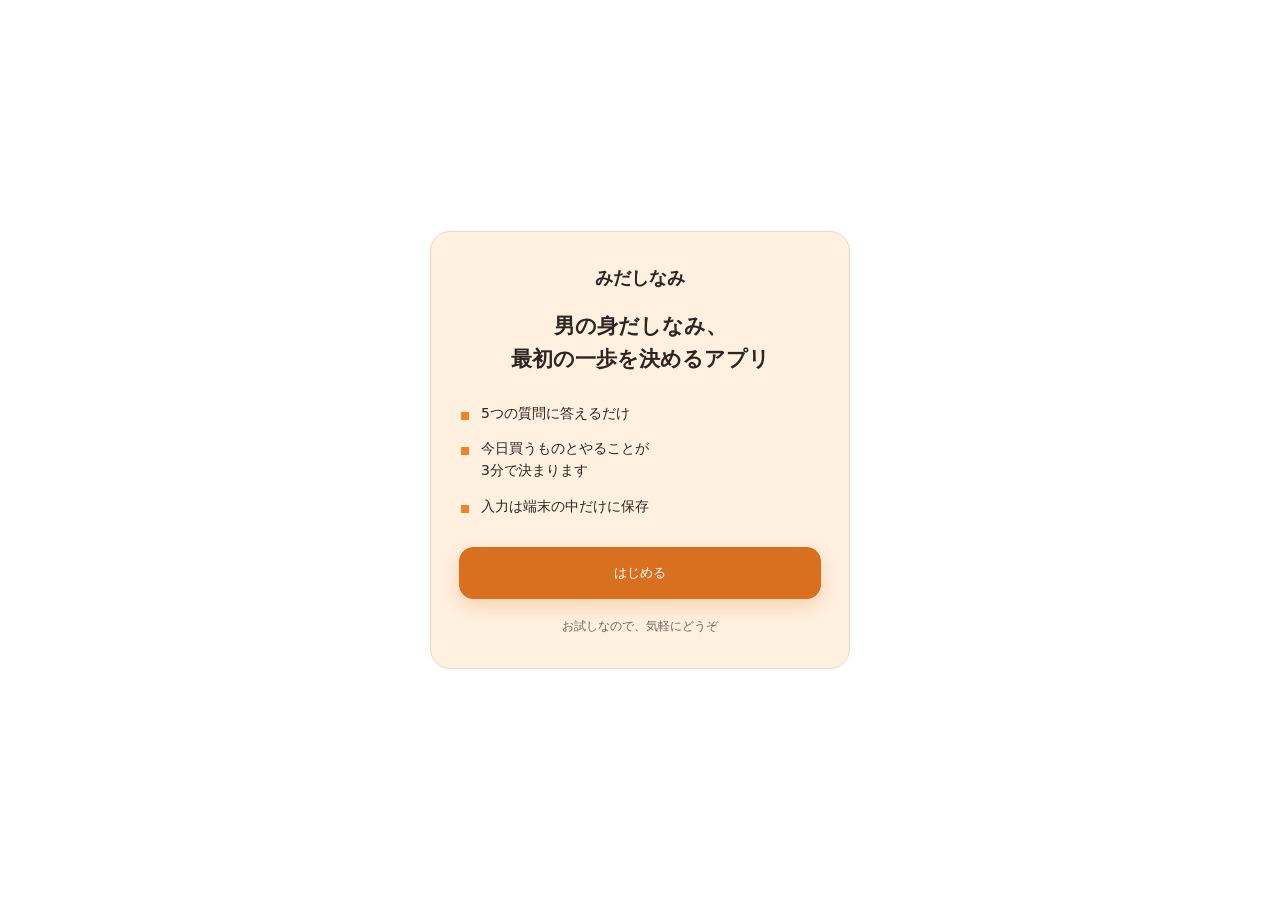
<file: app/index.html>
<!DOCTYPE html>
<html lang="ja">
<head>
<meta charset="UTF-8">
<meta name="viewport" content="width=device-width, initial-scale=1.0">
<title>男の身だしなみアプリ｜基盤アプリ（MVP）</title>
<meta name="description" content="身だしなみ初心者向けアプリ MVP の基盤（初回チェック→ロードマップ→商品比較→継続記録）。バニラJS・ビルド不要。">
<!-- CSP（Issue #86）: 静的サイトでも防御方針を明示。外部読み込みは Google Fonts のみ許可し、他は self に限定 -->
<meta http-equiv="Content-Security-Policy" content="default-src 'self'; script-src 'self'; style-src 'self' https://fonts.googleapis.com; font-src 'self' https://fonts.gstatic.com; img-src 'self'; connect-src 'self'; manifest-src 'self'; base-uri 'self'; form-action 'self'; object-src 'none'">
<meta name="theme-color" media="(prefers-color-scheme: light)" content="#fff7ee">
<meta name="theme-color" media="(prefers-color-scheme: dark)" content="#15110d">
<link rel="manifest" href="./manifest.webmanifest">
<link rel="icon" href="./icons/icon-192.png" sizes="192x192" type="image/png">
<link rel="apple-touch-icon" href="./icons/apple-touch-icon.png">
<link rel="preconnect" href="https://fonts.googleapis.com">
<link rel="preconnect" href="https://fonts.gstatic.com" crossorigin>
<link href="https://fonts.googleapis.com/css2?family=Noto+Sans+JP:wght@400;700&family=Inter:wght@500;700&display=swap" rel="stylesheet">
<link rel="stylesheet" href="./css/style.css?v=35">
<link rel="stylesheet" href="./css/result-celebration.css">
<!-- 読み込み順（基盤の約束）: data → state → storage → contracts → disclaimer → s3 → screens → debug → main。各scriptはdeferで順序保持 -->
<!-- debug.js は localStorage を書き換えるため main.js（App.restore）より前で固定（Issue #113） -->
<script src="./data/products.js" defer></script>
<script src="./data/ingredients.js" defer></script>
<script src="./data/product-ingredients.js" defer></script>
<script src="./data/question-templates.js" defer></script>
<script src="./js/state.js" defer></script>
<script src="./js/storage.js" defer></script>
<script src="./js/contracts.js" defer></script>
<script src="./js/disclaimer.js" defer></script>
<script src="./js/s3.js" defer></script>
<script src="./js/screens.js" defer></script>
<script src="./js/debug.js" defer></script>
<script src="./js/main.js" defer></script>
</head>
<body>

<noscript>
  <p class="noscript-note">このアプリを使うにはブラウザのJavaScriptを有効にしてください。</p>
</noscript>

<!-- ===== App shell ===== -->
  <!-- 画面いっぱいにアプリ本体だけを表示する（端末枠・紹介ヘッダーは廃止）。
       .app は position:relative の配置基準（.dock / .toast が absolute で乗る）。 -->
  <div class="app" role="group" aria-label="身だしなみアプリ">

    <!-- App bar: brand + step tabs + progress -->
    <div class="appbar">
      <div class="appbar__brand">
        <h1 class="appbar__name">みだしなみ</h1>
        <span class="appbar__step" id="stepLabel" aria-live="polite">はじめる</span>
      </div>

      <nav class="tabs" aria-label="画面ステップ">
        <button class="tab is-active" data-go="s1" aria-current="step">
          <span class="step-badge" data-badge="1">1</span><span class="tab__txt">チェック</span>
        </button>
        <button class="tab is-locked" data-go="s2" aria-disabled="true" title="初回チェックを終えると開きます">
          <span class="step-badge" data-badge="2">2</span><span class="tab__txt">プラン</span>
        </button>
        <button class="tab is-locked" data-go="s3" aria-disabled="true" title="初回チェックを終えると開きます">
          <span class="step-badge" data-badge="3">3</span><span class="tab__txt">商品</span>
        </button>
        <button class="tab is-locked" data-go="s4" aria-disabled="true" title="初回チェックを終えると開きます">
          <span class="step-badge" data-badge="4">4</span><span class="tab__txt">記録</span>
        </button>
      </nav>

      <div class="progress" role="progressbar" aria-label="全体の進捗" aria-valuemin="0" aria-valuemax="100" aria-valuenow="0" id="progressBar">
        <span class="progress__fill" id="progressFill"></span>
      </div>
    </div>

    <!-- Scroll viewport -->
    <main class="screen-wrap" id="screenWrap">

      <!-- ================= SC-00 導入（初回のみ表示 / 設計書 SC-00 v0.1） =================
           ※ 案A: App.SCREENS に載せない独立画面。初回（hasSeenIntro=false）のとき
             main.js がアプリバー・タブ・CTA ごと非表示にしてこの画面だけを出す。
             「はじめる」で保存済みの画面（state.current）へ戻す。 -->
      <section class="screen" id="s0" aria-label="導入" hidden>
        <div class="intro">
          <h1 class="intro__name">みだしなみ</h1>
          <p class="intro__lead">男の身だしなみ、<br>最初の一歩を決めるアプリ</p>
          <ul class="intro__points">
            <li>5つの質問に答えるだけ</li>
            <li>今日買うものとやることが<br>3分で決まります</li>
            <li>入力は端末の中だけに保存</li>
          </ul>
          <button class="intro__start" id="introStart" type="button">はじめる</button>
          <p class="intro__note">お試しなので、気軽にどうぞ</p>
        </div>
      </section>

      <!-- ================= S1 初回チェック（F-01 / REQ-01） ================= -->
      <!-- ※ カテゴリ選択後にカテゴリ別の5問へ切り替える最小版。 -->
      <section class="screen is-active" id="s1" aria-label="初回チェック">
        <div class="s1-head">
          <p class="s1-value">3分で、あなたに合う<b>始め方</b>が見つかります</p>
          <p class="s1-remain" id="s1Remain">まず、気になるところを選んでください</p>
        </div>

        <!-- カテゴリを選ぶと、そのカテゴリに合う5問へ切り替わる。 -->
        <div class="qstack" id="qstack">
          <article class="qcard focus-card qcard--core" id="focusCard">
            <p class="qkicker">はじめに</p>
            <h2 class="qtitle">どこからチェックする？</h2>
            <p class="qhint">気になるところを1つ選ぶと、質問が始まります</p>
            <div class="chips chips--core" role="group" aria-label="チェックするカテゴリ">
              <button class="chip chip--core" type="button" data-focus="skin">
                <span class="chip__body"><span class="chip__label">肌</span><span class="chip__hint">皮脂・乾燥・肌荒れ</span></span>
              </button>
              <button class="chip chip--core" type="button" data-focus="shave">
                <span class="chip__body"><span class="chip__label">髭剃り</span><span class="chip__hint">ヒリヒリ・赤み・剃り跡</span></span>
              </button>
              <button class="chip chip--core" type="button" data-focus="hair">
                <span class="chip__body"><span class="chip__label">髪</span><span class="chip__hint">フケ・皮脂・パサつき・薄さ</span></span>
              </button>
            </div>
          </article>

          <!-- 質問カードは data-q="0..4"。表示制御と選択肢の差し替えは screens.js が行う。 -->
          <article class="qcard is-active" data-q="0" hidden>
            <p class="qkicker">Q1</p>
            <h2 class="qtitle">鏡を見て、肌で気になるのは？</h2>
            <p class="qhint">近いものを1つ選んでください</p>
            <div class="chips" role="group" aria-label="肌の状態">
              <button class="chip" aria-checked="false" data-pick><span class="chip__body"><span class="chip__label">テカリ・ベタつき</span></span></button>
              <button class="chip" aria-checked="false" data-pick><span class="chip__body"><span class="chip__label">乾燥・つっぱり</span></span></button>
              <button class="chip" aria-checked="false" data-pick><span class="chip__body"><span class="chip__label">ニキビ・赤み</span></span></button>
              <button class="chip chip--neutral" aria-checked="false" data-pick data-neutral><span class="chip__body"><span class="chip__label">まだわからない</span></span></button>
            </div>
          </article>

          <article class="qcard" data-q="1" hidden>
            <p class="qkicker">Q2</p>
            <h2 class="qtitle">髭剃りのあと、肌は？</h2>
            <p class="qhint">近いものを1つ選んでください</p>
            <div class="chips" role="group" aria-label="髭剃り後">
              <button class="chip" aria-checked="false" data-pick><span class="chip__body"><span class="chip__label">ヒリヒリ・赤くなる</span></span></button>
              <button class="chip" aria-checked="false" data-pick><span class="chip__body"><span class="chip__label">とくに問題ない</span></span></button>
              <button class="chip" aria-checked="false" data-pick><span class="chip__body"><span class="chip__label">あまり剃らない</span></span></button>
              <button class="chip chip--neutral" aria-checked="false" data-pick data-neutral><span class="chip__body"><span class="chip__label">まだわからない</span></span></button>
            </div>
          </article>

          <article class="qcard" data-q="2" hidden>
            <p class="qkicker">Q3</p>
            <h2 class="qtitle">髪のことで近いのは？</h2>
            <p class="qhint">近いものを1つ選んでください</p>
            <div class="chips" role="group" aria-label="髪の悩み">
              <button class="chip" aria-checked="false" data-pick><span class="chip__body"><span class="chip__label">ペタッとする</span></span></button>
              <button class="chip" aria-checked="false" data-pick><span class="chip__body"><span class="chip__label">パサつく・広がる</span></span></button>
              <button class="chip" aria-checked="false" data-pick><span class="chip__body"><span class="chip__label">とくにない</span></span></button>
              <button class="chip chip--neutral" aria-checked="false" data-pick data-neutral><span class="chip__body"><span class="chip__label">まだわからない</span></span></button>
            </div>
          </article>

          <article class="qcard" data-q="3" hidden>
            <p class="qkicker">Q4</p>
            <h2 class="qtitle">最初にかけられる予算は？</h2>
            <p class="qhint">最初の買い方を選びます</p>
            <div class="chips" role="group" aria-label="予算">
              <button class="chip" aria-checked="false" data-pick><span class="chip__body"><span class="chip__label">〜1,500円</span></span></button>
              <button class="chip" aria-checked="false" data-pick><span class="chip__body"><span class="chip__label">〜5,000円</span></span></button>
              <button class="chip chip--neutral" aria-checked="false" data-pick data-neutral><span class="chip__body"><span class="chip__label">まだ決めてない</span></span></button>
            </div>
          </article>

          <article class="qcard" data-q="4" hidden>
            <p class="qkicker">Q5</p>
            <h2 class="qtitle">続けるなら、どれが無理ない？</h2>
            <p class="qhint">最後の質問です</p>
            <div class="chips" role="group" aria-label="続けやすさ">
              <button class="chip" aria-checked="false" data-pick><span class="chip__body"><span class="chip__label">朝だけ</span></span></button>
              <button class="chip" aria-checked="false" data-pick><span class="chip__body"><span class="chip__label">夜だけ</span></span></button>
              <button class="chip" aria-checked="false" data-pick><span class="chip__body"><span class="chip__label">朝も夜もいける</span></span></button>
              <button class="chip chip--neutral" aria-checked="false" data-pick data-neutral><span class="chip__body"><span class="chip__label">自信がない</span></span></button>
            </div>
          </article>
        </div>
      </section>

      <!-- ================= S2 ロードマップ（F-02 / REQ-02） ================= -->
      <section class="screen" id="s2" aria-label="ロードマップ" hidden>
        <!-- .col = PC幅で左右に分かれる列の単位。スマホ／タブレットでは素のブロックなので
             縦積みのまま、表示順も従来どおり（文書順を崩さないようにグループ分けしている）。 -->
        <div class="col">
          <div class="result-card done-head compact-head" id="s2ResultCard" aria-describedby="s2TodayCopy">
            <span class="result-card__cracker result-card__cracker--left" aria-hidden="true"></span>
            <span class="result-card__cracker result-card__cracker--right" aria-hidden="true"></span>
            <h2 class="done-title">お疲れさまでした</h2>
            <p class="done-sub" aria-live="polite"><b id="s2ResultType">今日からの3ステップ</b></p>
          </div>

          <div class="card today-card">
            <p class="today-card__k">今日やること</p>
            <p class="today-card__t" id="s2TodayCopy">洗顔のあと、化粧水を1本。<b>今日はここまで。</b></p>
          </div>
        </div>

        <div class="col">
          <p class="sec-label" id="s2RoadmapLabel">3ステップ</p>

          <ol class="road road--compact" id="roadmapList" aria-live="polite">
            <li class="card road__item">
              <span class="step-badge" aria-hidden="true">1</span>
              <div class="road__body">
                <h3 class="road__t">買う</h3>
                <p class="road__flow">洗顔 → 化粧水 → 乳液</p>
              </div>
            </li>
          </ol>
        </div>

        <div class="col col--full">
          <p class="safety">肌に合わない時は使用をやめ、気になる時は皮膚科へ。</p>

          <!-- SC-99 ディスクレーマー共通部品（Issue #40 / disclaimer.js が注入） -->
          <div class="disclaimer" data-disclaimer></div>
        </div>
      </section>

      <!-- ================= S3 商品候補・比較（F-03/04/05 / REQ-03/04/05） ================= -->
      <!-- ※ 候補一覧・比較表は App.renderS3（s3.js）が data/products.js + App.recommend/App.buildCompareTable から動的に描画する（Issue #61） -->
      <section class="screen" id="s3" aria-label="商品候補と比較" hidden>
        <div class="col">
          <p class="sec-label" id="s3CandHeading">商品の候補</p>
          <p class="s3-avoid-status" id="s3AvoidStatus" role="status" hidden></p>

          <div class="budget" role="group" aria-label="予算帯">
            <button class="budget__btn is-on" data-budget="core" aria-pressed="true">〜5,000円でそろえる</button>
            <button class="budget__btn" data-budget="sub" aria-pressed="false">〜1,500円でまず1本</button>
          </div>
          <p class="budget__count" id="budgetCount">候補 <b id="budgetNum">0</b> 件</p>

          <div id="candGroups"></div>
        </div>

        <div class="col">
        <p class="sec-label" id="compareHeading">選んだ商品をくらべる</p>
        <p class="sec-note" id="compareHint">候補から2〜3件選ぶと比較表が表示されます。</p>
        <div class="compare" role="table" aria-label="商品の比較" id="compareTable"></div>
          <p class="factnote">成分は有無の事実のみ。合わない時は使用をやめてください。</p>
          <div class="question-helper" id="questionHelper"></div>
        </div>

        <div class="col col--full">
          <!-- SC-99 ディスクレーマー共通部品（Issue #40 / disclaimer.js が注入） -->
          <div class="disclaimer" data-disclaimer></div>
        </div>
      </section>

      <!-- ================= S4 継続記録（F-06 / REQ-06） ================= -->
      <!-- ※ 記録の保存・週次評価の本実装は feature/sc04-record-ui。ローカル保存方針は dev/認証・データ保存方針書 -->
      <section class="screen" id="s4" aria-label="継続記録" hidden>
        <div class="col">
        <p class="sec-label">今日はこれだけ</p>
        <div class="routine">
          <div class="card routine__card">
            <p class="routine__t">朝</p>
            <p class="routine__d" id="routineMorning">化粧水 → 日焼け止め</p>
          </div>
          <div class="card routine__card">
            <p class="routine__t">夜</p>
            <p class="routine__d" id="routineNight">洗顔 → 化粧水</p>
          </div>
        </div>

        <div class="card week">
          <div class="week__head">
            <p class="week__t">今週の記録</p>
            <p class="week__sub">抜けてもOK</p>
          </div>
          <div class="dots" id="dots" role="list" aria-label="今週の記録">
            <!-- JavaScriptで動的生成 -->
          </div>
          <p class="week__total" id="weekTotal" aria-live="polite">記録はこれから。できた日がここにたまっていきます</p>
        </div>
        </div>

        <div class="col">
        <p class="sec-label">今週の調子は？</p>
        <div class="rating" role="group" aria-label="今週の自己評価">
          <button class="rate" aria-pressed="false">いい感じ</button>
          <button class="rate" aria-pressed="false">ふつう</button>
          <button class="rate" aria-pressed="false">ちょっと荒れた</button>
        </div>

        <div id="historyContainer"></div>

        <p class="reminder" id="reminderStatus">リマインドは1日1回まで</p>
        </div>
      </section>

    </main>

    <!-- Bottom CTA（画面ごとにラベルが変わる）+ 設定ボタン -->
    <div class="dock">
      <button class="settings-btn" id="settingsBtn" type="button" aria-label="設定">設定</button>
      <button class="cta" id="cta" type="button">次へ</button>
    </div>

    <!-- toast -->
    <div class="toast" id="toast" role="status" aria-live="polite" hidden></div>
  </div>

  <!-- 設定シート -->
  <div class="sheet settings-sheet" id="settingsSheet" hidden>
    <div class="sheet__panel settings-sheet__panel" role="dialog" aria-modal="true" aria-labelledby="settingsTitle" aria-describedby="settingsDesc" tabindex="-1">
      <div class="sheet__head">
        <div>
          <h3 class="sheet__t" id="settingsTitle">設定</h3>
          <p class="settings-sheet__lead" id="settingsDesc">端末内だけに保存されます。通知は後で対応します。</p>
        </div>
        <button class="sheet__icon" id="settingsClose" type="button" aria-label="設定を閉じる">×</button>
      </div>

      <div class="settings-sheet__block">
        <label class="settings-sheet__label" for="reminderTime">リマインド時刻</label>
        <p class="settings-sheet__note">端末内だけに保存されます。通知は後で対応します。</p>
        <div class="settings-sheet__field">
          <input class="settings-sheet__time" id="reminderTime" name="reminderTime" type="time" autocomplete="off">
          <button class="ghost-btn settings-sheet__save" id="reminderSaveBtn" type="button">保存する</button>
        </div>
      </div>

      <div class="settings-sheet__block">
        <h4 class="settings-sheet__label">避けたい成分を選ぶ</h4>
        <p class="settings-sheet__note">以前合わなかった成分がある場合に。選んだ成分を含む商品は候補に出しません。端末内だけに保存されます。</p>
        <p class="settings-sheet__selection" id="avoidIngredientCount" role="status">0個を選択中</p>
        <div class="settings-sheet__chips" id="avoidChips"></div>
      </div>

      <div class="settings-sheet__block">
        <h4 class="settings-sheet__label">診断をやり直す</h4>
        <p class="settings-sheet__note">回答とロック状態を初期化して、最初の質問に戻ります。</p>
        <button class="ghost-btn settings-sheet__action" id="resetDiagnosisBtn" type="button">S1からやり直す</button>
      </div>

      <div class="settings-sheet__block">
        <h4 class="settings-sheet__label">はじめの画面をもう一度見る</h4>
        <p class="settings-sheet__note">導入画面を表示します。はじめるを押すと、今の進行状態に戻れます。</p>
        <button class="ghost-btn settings-sheet__action" id="replayIntroBtn" type="button">はじめの画面を見る</button>
      </div>

      <div class="settings-sheet__block">
        <h4 class="settings-sheet__label">データを書き出す</h4>
        <p class="settings-sheet__note">端末内の記録を JSON ファイルとして保存します。外部には送信されません。</p>
        <button class="ghost-btn settings-sheet__action" id="exportDataBtn" type="button">JSONで書き出す</button>
      </div>

      <div class="settings-sheet__block settings-sheet__block--danger">
        <h4 class="settings-sheet__label">保存データを削除</h4>
        <p class="settings-sheet__note">確認してから、端末内の保存データを消します。</p>
        <div class="settings-sheet__confirm" id="clearConfirm" hidden>
          <p class="settings-sheet__confirm-text">本当に削除しますか。削除すると戻せません。</p>
          <div class="settings-sheet__confirm-actions">
            <button class="ghost-btn settings-sheet__confirm-btn" id="clearCancelBtn" type="button">キャンセル</button>
            <button class="ghost-btn settings-sheet__confirm-btn settings-sheet__confirm-btn--danger" id="clearConfirmBtn" type="button">削除する</button>
          </div>
        </div>
        <button class="ghost-btn settings-sheet__action settings-sheet__action--danger" id="clearDataBtn" type="button">削除を開始する</button>
      </div>

      <div class="settings-sheet__block">
        <h4 class="settings-sheet__label">プライバシー</h4>
        <p class="settings-sheet__note">入力内容は端末内だけに保存され、外部には送信されません。</p>
        <button class="ghost-btn settings-sheet__action" id="privacyOpenBtn" type="button">プライバシーについて</button>
      </div>
    </div>
    <button class="sheet__scrim" id="settingsScrim" aria-label="設定を閉じる"></button>
  </div>

  <!-- 用語ヒントシート（S2の「○○ってなに？」） -->
  <div class="sheet" id="sheet" hidden>
    <div class="sheet__panel" role="dialog" aria-modal="true" aria-labelledby="sheetTitle">
      <h3 class="sheet__t" id="sheetTitle">化粧水ってなに？</h3>
      <p class="sheet__b" id="sheetBody">洗ったあとの肌に、水分を足すための液です。化粧というより「肌の水やり」と思えばOK。むずかしく考えなくて大丈夫です。</p>
      <button class="ghost-btn sheet__close" id="sheetClose" type="button">とじる</button>
    </div>
    <button class="sheet__scrim" id="sheetScrim" aria-label="とじる"></button>
  </div>

  <!-- 店員さんに聞く質問文シート（S3の補助導線） -->
  <div class="sheet" id="questionSheet" hidden>
    <div class="sheet__panel question-sheet__panel" role="dialog" aria-modal="true" aria-labelledby="questionSheetTitle" aria-describedby="questionSheetNote" tabindex="-1">
      <h3 class="sheet__t" id="questionSheetTitle">店員さんに聞くときの例文</h3>
      <ul class="question-list" id="questionList"></ul>
      <p class="sheet__b question-sheet__note" id="questionSheetNote">例文はあくまで叩き台です。聞きやすい言葉に変えて大丈夫です。</p>
      <button class="ghost-btn sheet__close" id="questionClose" type="button">とじる</button>
    </div>
    <button class="sheet__scrim" id="questionScrim" aria-label="例文シートをとじる"></button>
  </div>

  <!-- プライバシーポリシーシート（Issue #84） -->
  <div class="sheet" id="privacySheet" hidden>
    <div class="sheet__panel" role="dialog" aria-modal="true" aria-labelledby="privacyTitle">
      <h3 class="sheet__t" id="privacyTitle">プライバシーについて</h3>
      <div class="sheet__b">
        <p><b>保存場所</b>：入力内容（肌の悩み・回答・記録）は、お使いの端末内（ブラウザの localStorage）だけに保存します。外部のサーバーへ送信することはありません。</p>
        <p><b>第三者提供</b>：ありません。広告・解析のための外部送信も行いません。</p>
        <p><b>削除・書き出し</b>：設定の「保存データを削除」でいつでも全て消せます。「データを書き出す」で手元に保存もできます。</p>
        <p><b>免責</b>：本アプリは医療・診断行為ではありません。肌に合わない時は使用を中止し、気になる時は皮膚科にご相談ください。</p>
        <p><b>お問い合わせ</b>：田島組 卒業制作チーム（本アプリは学習・発表を目的としています）。</p>
      </div>
      <button class="ghost-btn sheet__close" id="privacyClose" type="button">とじる</button>
    </div>
    <button class="sheet__scrim" id="privacyScrim" aria-label="とじる"></button>
  </div>


<script src="./js/sw-register.js?v=35" defer></script>
</body>
</html>
</file>
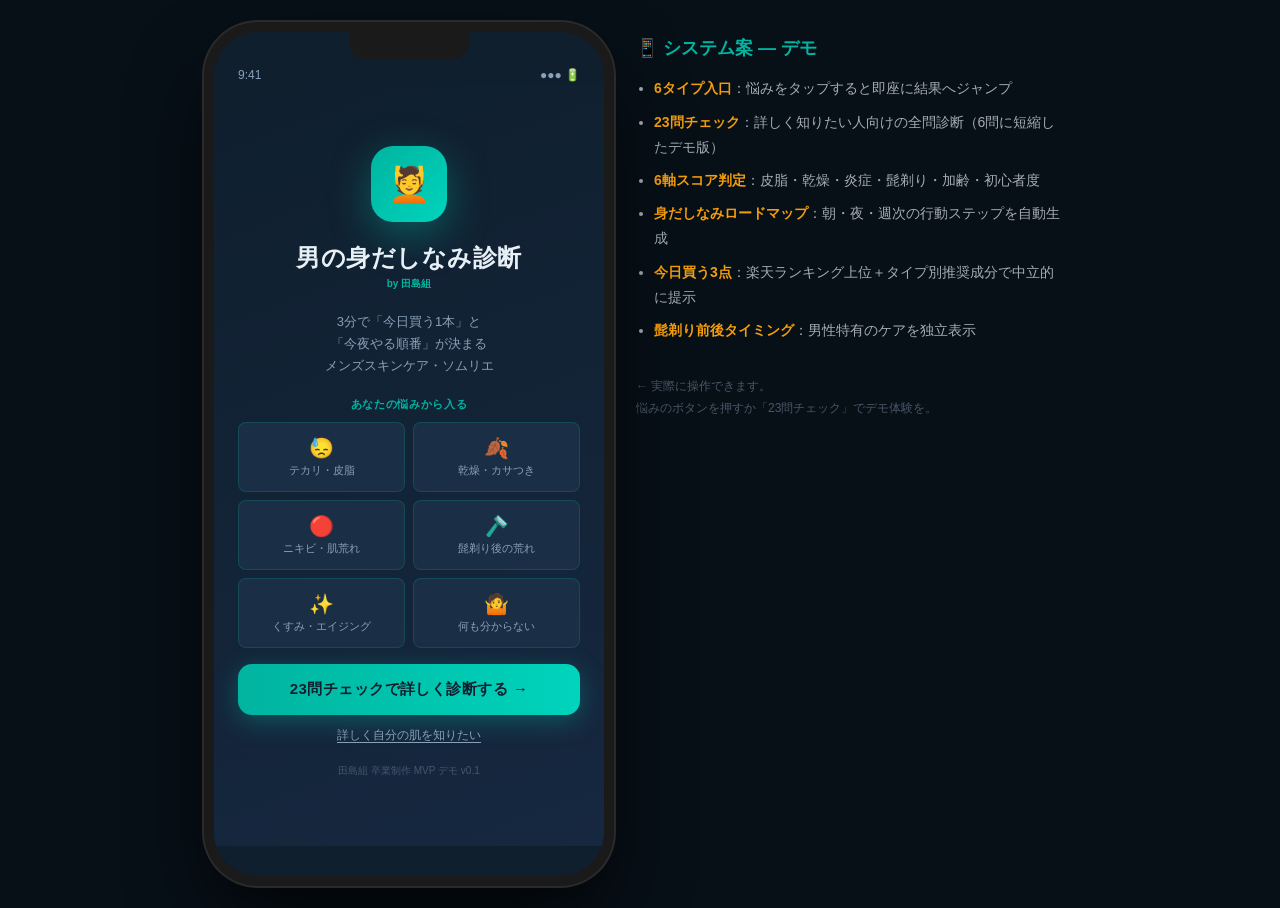
<file: docs/presentation/mockup.html>
<!DOCTYPE html>
<html lang="ja">
<head>
<meta charset="UTF-8">
<meta name="viewport" content="width=device-width, initial-scale=1.0">
<title>男の身だしなみ診断 — 田島組 デモ</title>
<style>
  :root {
    --navy: #0f1f2e;
    --navy-mid: #162840;
    --teal: #00b4a0;
    --teal-light: #00d4bc;
    --amber: #f59e0b;
    --text: #e8f0f7;
    --text-muted: #8aa0b8;
    --card: #1a2f45;
    --card2: #203650;
    --radius: 14px;
    --radius-sm: 8px;
    --shadow: 0 8px 32px rgba(0,0,0,0.35);
  }

  * { box-sizing: border-box; margin: 0; padding: 0; }

  body {
    font-family: 'Hiragino Sans', 'Noto Sans JP', 'Yu Gothic UI', sans-serif;
    background: #070f17;
    color: var(--text);
    min-height: 100vh;
    display: flex;
    flex-direction: column;
    align-items: center;
    justify-content: center;
  }

  /* ─── スマホ枠 ─── */
  .phone-frame {
    width: 390px;
    min-height: 844px;
    background: var(--navy);
    border-radius: 44px;
    box-shadow: 0 0 0 10px #1a1a1a, 0 0 0 12px #2a2a2a, 0 40px 80px rgba(0,0,0,0.7);
    overflow: hidden;
    position: relative;
    display: flex;
    flex-direction: column;
  }

  /* ノッチ */
  .notch {
    position: absolute;
    top: 0; left: 50%;
    transform: translateX(-50%);
    width: 120px; height: 28px;
    background: #1a1a1a;
    border-radius: 0 0 18px 18px;
    z-index: 50;
  }

  /* ステータスバー */
  .statusbar {
    display: flex;
    justify-content: space-between;
    padding: 14px 24px 4px;
    font-size: 12px;
    color: var(--text-muted);
    flex-shrink: 0;
    padding-top: 36px;
  }

  /* スクロール可能エリア */
  .app-scroll {
    flex: 1;
    overflow-y: auto;
    overflow-x: hidden;
    -webkit-overflow-scrolling: touch;
    scrollbar-width: none;
  }
  .app-scroll::-webkit-scrollbar { display: none; }

  /* ─── 各画面 ─── */
  .screen { display: none; flex-direction: column; }
  .screen.active { display: flex; }

  /* ─── SCREEN 0: スプラッシュ ─── */
  #s0 {
    background: linear-gradient(160deg, var(--navy) 0%, var(--navy-mid) 100%);
    align-items: center;
    padding: 32px 24px 40px;
    gap: 20px;
    text-align: center;
    min-height: 760px;
    justify-content: center;
  }
  .logo-icon {
    width: 76px; height: 76px;
    background: linear-gradient(135deg, var(--teal), var(--teal-light));
    border-radius: 22px;
    display: flex; align-items: center; justify-content: center;
    font-size: 34px;
    box-shadow: 0 12px 40px rgba(0,180,160,0.4);
  }
  .app-name { font-size: 24px; font-weight: 700; letter-spacing: 0.02em; }
  .tagline { font-size: 13px; color: var(--text-muted); line-height: 1.7; }
  .entry-section { width: 100%; }
  .entry-label {
    font-size: 11px; color: var(--teal); font-weight: 600;
    letter-spacing: 0.06em; margin-bottom: 10px;
    text-transform: uppercase;
  }
  .entry-grid {
    display: grid; grid-template-columns: 1fr 1fr;
    gap: 8px; margin-bottom: 16px;
  }
  .entry-btn {
    background: var(--card);
    border: 1.5px solid rgba(0,180,160,0.2);
    border-radius: var(--radius-sm);
    padding: 13px 8px;
    cursor: pointer;
    transition: all .18s;
    text-align: center;
  }
  .entry-btn:hover, .entry-btn:active {
    border-color: var(--teal);
    background: var(--card2);
    transform: translateY(-2px);
  }
  .entry-btn .icon { font-size: 20px; margin-bottom: 3px; }
  .entry-btn .label { font-size: 11px; color: var(--text-muted); }
  .cta-btn {
    width: 100%;
    background: linear-gradient(90deg, var(--teal), var(--teal-light));
    color: var(--navy);
    font-weight: 700;
    font-size: 15px;
    border: none;
    border-radius: var(--radius);
    padding: 16px;
    cursor: pointer;
    letter-spacing: 0.03em;
    box-shadow: 0 6px 24px rgba(0,180,160,0.35);
    transition: transform .15s, box-shadow .15s;
  }
  .cta-btn:hover { transform: translateY(-2px); box-shadow: 0 10px 32px rgba(0,180,160,0.45); }
  .sub-link {
    margin-top: 12px;
    font-size: 12px;
    color: var(--text-muted);
    cursor: pointer;
    text-decoration: underline;
    text-underline-offset: 3px;
  }
  .sub-link:hover { color: var(--teal); }
  .team-badge { font-size: 10px; color: rgba(138,160,184,0.4); }

  /* ─── SCREEN 1: 質問 ─── */
  #s1 { padding: 20px; gap: 14px; min-height: 760px; }
  .progress-header { display: flex; justify-content: space-between; align-items: center; }
  .progress-label { font-size: 12px; color: var(--text-muted); }
  .progress-num { font-size: 12px; color: var(--teal); font-weight: 600; }
  .progress-bar { height: 4px; background: rgba(255,255,255,0.07); border-radius: 99px; overflow: hidden; }
  .progress-fill { height: 100%; background: linear-gradient(90deg, var(--teal), var(--teal-light)); border-radius: 99px; transition: width .4s ease; }
  .section-tag {
    display: inline-block;
    background: rgba(0,180,160,0.12);
    color: var(--teal);
    font-size: 10px; font-weight: 600; letter-spacing: 0.05em;
    padding: 3px 9px; border-radius: 99px;
  }
  .question-card {
    background: var(--card);
    border-radius: var(--radius);
    padding: 20px;
    box-shadow: var(--shadow);
  }
  .question-num { font-size: 11px; color: var(--text-muted); margin-bottom: 6px; }
  .question-text { font-size: 15px; font-weight: 600; line-height: 1.55; }
  .choices { display: flex; flex-direction: column; gap: 9px; }
  .choice {
    background: var(--card2);
    border: 1.5px solid rgba(255,255,255,0.07);
    border-radius: var(--radius-sm);
    padding: 13px 15px;
    font-size: 13px;
    cursor: pointer;
    transition: all .15s;
    display: flex; align-items: center; gap: 10px;
  }
  .choice:hover, .choice:active { border-color: var(--teal); background: rgba(0,180,160,0.1); transform: translateX(3px); }
  .choice.selected { border-color: var(--teal); background: rgba(0,180,160,0.15); }
  .choice-dot {
    width: 17px; height: 17px; border-radius: 50%;
    border: 2px solid rgba(255,255,255,0.2); flex-shrink: 0; transition: all .15s;
  }
  .choice.selected .choice-dot { background: var(--teal); border-color: var(--teal); }
  .nav-row { display: flex; gap: 10px; margin-top: auto; padding-top: 8px; }
  .btn-back {
    background: var(--card2);
    border: 1.5px solid rgba(255,255,255,0.08);
    color: var(--text-muted);
    border-radius: var(--radius);
    padding: 13px 20px;
    font-size: 13px; cursor: pointer; transition: all .15s;
  }
  .btn-back:hover { border-color: rgba(255,255,255,0.2); color: var(--text); }
  .btn-next {
    flex: 1;
    background: linear-gradient(90deg, var(--teal), var(--teal-light));
    color: var(--navy); border: none;
    border-radius: var(--radius);
    padding: 13px; font-size: 14px; font-weight: 700;
    cursor: pointer; opacity: 0.4; pointer-events: none; transition: all .2s;
  }
  .btn-next.enabled { opacity: 1; pointer-events: all; }
  .btn-next.enabled:hover { filter: brightness(1.08); }

  /* ─── SCREEN 2: 判定中 ─── */
  #s2 {
    align-items: center; justify-content: center;
    gap: 20px; padding: 40px 24px; text-align: center;
    min-height: 760px;
  }
  .analyzing-ring {
    width: 90px; height: 90px; border-radius: 50%;
    border: 3.5px solid rgba(0,180,160,0.15);
    border-top-color: var(--teal);
    animation: spin 1s linear infinite;
    position: relative;
  }
  .analyzing-ring::after {
    content: '🔍';
    position: absolute; top: 50%; left: 50%;
    transform: translate(-50%,-50%);
    font-size: 26px;
  }
  @keyframes spin { to { transform: rotate(360deg); } }
  .score-bars { width: 100%; }
  .score-row { display: flex; align-items: center; gap: 8px; margin-bottom: 9px; }
  .score-name { font-size: 11px; color: var(--text-muted); width: 70px; text-align: right; flex-shrink: 0; }
  .score-track { flex: 1; height: 6px; background: rgba(255,255,255,0.07); border-radius: 99px; overflow: hidden; }
  .score-fill { height: 100%; border-radius: 99px; width: 0; transition: width 1.2s cubic-bezier(.4,0,.2,1); }
  .score-val { font-size: 11px; color: var(--teal); font-weight: 600; width: 28px; }

  /* ─── SCREEN 3: 結果 ─── */
  #s3 { padding: 18px; gap: 16px; }
  .result-hero {
    background: linear-gradient(135deg, var(--card), var(--card2));
    border: 1.5px solid rgba(0,180,160,0.3);
    border-radius: var(--radius); padding: 22px 18px;
    text-align: center; box-shadow: var(--shadow);
  }
  .result-type-badge {
    display: inline-block;
    background: rgba(0,180,160,0.15); color: var(--teal);
    font-size: 10px; font-weight: 700; letter-spacing: 0.08em;
    padding: 4px 12px; border-radius: 99px; margin-bottom: 9px;
  }
  .result-type-name { font-size: 20px; font-weight: 700; margin-bottom: 6px; }
  .result-type-sub { font-size: 12px; color: var(--text-muted); line-height: 1.6; }
  .disclaimer { font-size: 9px; color: rgba(138,160,184,0.45); margin-top: 8px; }
  .section-title {
    font-size: 12px; font-weight: 700; color: var(--teal);
    letter-spacing: 0.05em; margin-bottom: 8px; text-transform: uppercase;
  }

  /* ロードマップ */
  .roadmap { display: flex; flex-direction: column; }
  .roadmap-item { display: flex; gap: 12px; align-items: flex-start; padding-bottom: 14px; }
  .roadmap-item:last-child { padding-bottom: 0; }
  .roadmap-left { display: flex; flex-direction: column; align-items: center; flex-shrink: 0; }
  .roadmap-step {
    width: 30px; height: 30px; border-radius: 50%;
    background: linear-gradient(135deg, var(--teal), var(--teal-light));
    color: var(--navy); font-size: 12px; font-weight: 700;
    display: flex; align-items: center; justify-content: center;
  }
  .roadmap-line { width: 2px; flex: 1; min-height: 20px; background: linear-gradient(to bottom, var(--teal) 0%, rgba(0,180,160,0.08) 100%); margin: 2px 0; }
  .roadmap-item:last-child .roadmap-line { display: none; }
  .roadmap-content { flex: 1; padding-top: 4px; }
  .roadmap-time { font-size: 10px; color: var(--amber); font-weight: 600; letter-spacing: 0.04em; margin-bottom: 2px; }
  .roadmap-action { font-size: 13px; font-weight: 600; margin-bottom: 2px; }
  .roadmap-desc { font-size: 11px; color: var(--text-muted); line-height: 1.5; }

  /* 商品カード */
  .products { display: flex; flex-direction: column; gap: 9px; }
  .product-card {
    background: var(--card);
    border: 1.5px solid rgba(255,255,255,0.07);
    border-radius: var(--radius-sm); padding: 12px 14px;
    display: flex; align-items: center; gap: 12px;
    cursor: pointer; transition: all .15s;
  }
  .product-card:hover { border-color: var(--teal); background: var(--card2); }
  .product-rank { width: 24px; height: 24px; border-radius: 50%; background: rgba(0,180,160,0.15); color: var(--teal); font-size: 10px; font-weight: 700; display: flex; align-items: center; justify-content: center; flex-shrink: 0; }
  .product-rank.gold { background: rgba(245,158,11,0.15); color: var(--amber); }
  .product-emoji { font-size: 26px; flex-shrink: 0; }
  .product-info { flex: 1; }
  .product-name { font-size: 12px; font-weight: 600; margin-bottom: 2px; }
  .product-desc { font-size: 10px; color: var(--text-muted); }
  .product-price { font-size: 12px; font-weight: 600; color: var(--teal); flex-shrink: 0; }

  /* 髭剃りタイムライン */
  .shave-timeline { background: var(--card); border-radius: var(--radius-sm); padding: 14px; }
  .shave-row { display: flex; align-items: center; gap: 8px; padding: 7px 0; border-bottom: 1px solid rgba(255,255,255,0.04); }
  .shave-row:last-child { border-bottom: none; }
  .shave-icon { font-size: 18px; width: 26px; text-align: center; flex-shrink: 0; }
  .shave-label { font-size: 12px; flex: 1; }
  .shave-tip { font-size: 10px; color: var(--amber); font-weight: 600; text-align: right; max-width: 110px; line-height: 1.3; }

  /* ボトムナビ */
  .bottom-nav {
    display: flex; justify-content: space-around;
    padding: 12px 0 28px;
    background: rgba(15,31,46,0.95);
    backdrop-filter: blur(12px);
    border-top: 1px solid rgba(255,255,255,0.06);
    flex-shrink: 0;
  }
  .nav-item { display: flex; flex-direction: column; align-items: center; gap: 2px; font-size: 9px; color: var(--text-muted); cursor: pointer; transition: color .15s; padding: 0 10px; }
  .nav-item.active { color: var(--teal); }
  .nav-item .nav-icon { font-size: 18px; }

  /* アニメーション */
  @keyframes fadeUp { from { opacity: 0; transform: translateY(14px); } to { opacity: 1; transform: translateY(0); } }
  .fade-up { animation: fadeUp .38s ease both; }

  /* プレゼン説明 */
  .outer-ui {
    display: flex; align-items: flex-start; gap: 32px;
    padding: 32px 24px;
    max-width: 900px; width: 100%;
  }
  .slide-notes {
    flex: 1; color: rgba(232,240,247,0.7);
    font-size: 14px; line-height: 1.8;
  }
  .slide-notes h2 { font-size: 18px; font-weight: 700; color: var(--teal); margin-bottom: 12px; }
  .slide-notes ul { padding-left: 18px; }
  .slide-notes li { margin-bottom: 8px; }
  .slide-notes .highlight { color: var(--amber); font-weight: 600; }
</style>
</head>
<body>

<div class="outer-ui">

  <!-- ===== スマホフレーム ===== -->
  <div class="phone-frame">
    <div class="notch"></div>
    <div class="statusbar">
      <span>9:41</span>
      <span>●●● 🔋</span>
    </div>

    <div class="app-scroll" id="app-scroll">

      <!-- SCREEN 0: スプラッシュ -->
      <div class="screen active" id="s0">
        <div class="logo-icon">💆</div>
        <div>
          <div class="app-name">男の身だしなみ診断</div>
          <div style="font-size:10px;color:var(--teal);margin-top:3px;font-weight:600;">by 田島組</div>
        </div>
        <div class="tagline">
          3分で「今日買う1本」と<br>「今夜やる順番」が決まる<br>メンズスキンケア・ソムリエ
        </div>

        <div class="entry-section">
          <div class="entry-label">あなたの悩みから入る</div>
          <div class="entry-grid">
            <div class="entry-btn" onclick="quickStart('oily')">
              <div class="icon">😓</div>
              <div class="label">テカリ・皮脂</div>
            </div>
            <div class="entry-btn" onclick="quickStart('dry')">
              <div class="icon">🍂</div>
              <div class="label">乾燥・カサつき</div>
            </div>
            <div class="entry-btn" onclick="quickStart('acne')">
              <div class="icon">🔴</div>
              <div class="label">ニキビ・肌荒れ</div>
            </div>
            <div class="entry-btn" onclick="quickStart('shave')">
              <div class="icon">🪒</div>
              <div class="label">髭剃り後の荒れ</div>
            </div>
            <div class="entry-btn" onclick="quickStart('aging')">
              <div class="icon">✨</div>
              <div class="label">くすみ・エイジング</div>
            </div>
            <div class="entry-btn" onclick="quickStart('beginner')">
              <div class="icon">🤷</div>
              <div class="label">何も分からない</div>
            </div>
          </div>
          <button class="cta-btn" onclick="startDiagnosis()">23問チェックで詳しく診断する →</button>
          <div class="sub-link" onclick="startDiagnosis()">詳しく自分の肌を知りたい</div>
        </div>
        <div class="team-badge">田島組 卒業制作 MVP デモ v0.1</div>
      </div>

      <!-- SCREEN 1: 質問 -->
      <div class="screen" id="s1">
        <div class="progress-header">
          <span class="progress-label" id="section-name">基本情報</span>
          <span class="progress-num" id="progress-text">1 / 6</span>
        </div>
        <div class="progress-bar">
          <div class="progress-fill" id="progress-fill" style="width:16%"></div>
        </div>
        <div class="section-tag" id="section-tag">セクション 1/4</div>

        <div class="question-card fade-up" id="question-card">
          <div class="question-num" id="q-num">Q1</div>
          <div class="question-text" id="q-text">現在の年齢を教えてください</div>
        </div>

        <div class="choices" id="choices"></div>

        <div class="nav-row">
          <button class="btn-back" id="btn-back" onclick="prevQ()">← 戻る</button>
          <button class="btn-next" id="btn-next" onclick="nextQ()">次へ →</button>
        </div>
      </div>

      <!-- SCREEN 2: 判定中 -->
      <div class="screen" id="s2">
        <div class="analyzing-ring"></div>
        <div>
          <div style="font-size:17px;font-weight:700;margin-bottom:6px;">あなたの肌を分析中…</div>
          <div style="font-size:12px;color:var(--text-muted);">6軸スコアを計算しています</div>
        </div>
        <div class="score-bars" id="score-bars"></div>
      </div>

      <!-- SCREEN 3: 結果 -->
      <div class="screen" id="s3">
        <div class="result-hero fade-up">
          <div class="result-type-badge" id="type-badge">あなたのタイプ</div>
          <div class="result-type-name" id="type-name">皮脂・テカリタイプ</div>
          <div class="result-type-sub" id="type-sub">…</div>
          <div class="disclaimer">※ 自己申告に基づくレコメンドです。医療的診断ではありません。</div>
        </div>

        <div>
          <div class="section-title">🗺️ あなた専用 身だしなみロードマップ</div>
          <div class="roadmap" id="roadmap"></div>
        </div>

        <div>
          <div class="section-title">🛒 今日買う3点（中立的推薦）</div>
          <div style="font-size:9px;color:var(--text-muted);margin-bottom:8px;">
            楽天市場メンズスキンケア部門ランキング（<span id="rank-month"></span>）上位より、あなたのタイプに推奨される成分を含む商品を表示
          </div>
          <div class="products" id="products"></div>
        </div>

        <div>
          <div class="section-title">🪒 髭剃り前後のタイミング</div>
          <div class="shave-timeline" id="shave-timeline"></div>
        </div>

        <button class="cta-btn" onclick="goHome()" style="margin-top:4px;margin-bottom:16px;">
          🔄 もう一度診断する
        </button>
      </div>

    </div><!-- /app-scroll -->

    <!-- ボトムナビ（結果画面のみ表示） -->
    <div class="bottom-nav" id="bottom-nav" style="display:none;">
      <div class="nav-item active"><span class="nav-icon">🏠</span>ホーム</div>
      <div class="nav-item"><span class="nav-icon">📋</span>マイケア</div>
      <div class="nav-item"><span class="nav-icon">🛒</span>商品</div>
      <div class="nav-item"><span class="nav-icon">❓</span>FAQ</div>
    </div>

  </div><!-- /phone-frame -->

  <!-- ===== スライド説明欄 ===== -->
  <div class="slide-notes">
    <h2>📱 システム案 — デモ</h2>
    <ul>
      <li><span class="highlight">6タイプ入口</span>：悩みをタップすると即座に結果へジャンプ</li>
      <li><span class="highlight">23問チェック</span>：詳しく知りたい人向けの全問診断（6問に短縮したデモ版）</li>
      <li><span class="highlight">6軸スコア判定</span>：皮脂・乾燥・炎症・髭剃り・加齢・初心者度</li>
      <li><span class="highlight">身だしなみロードマップ</span>：朝・夜・週次の行動ステップを自動生成</li>
      <li><span class="highlight">今日買う3点</span>：楽天ランキング上位＋タイプ別推奨成分で中立的に提示</li>
      <li><span class="highlight">髭剃り前後タイミング</span>：男性特有のケアを独立表示</li>
    </ul>
    <br>
    <p style="font-size:12px;color:rgba(138,160,184,0.5);">
      ← 実際に操作できます。<br>悩みのボタンを押すか「23問チェック」でデモ体験を。
    </p>
  </div>

</div><!-- /outer-ui -->

<script>
// ===== 質問データ（デモ用6問）=====
const questions = [
  {
    num:'Q1', section:'基本情報', tag:'セクション 1/4',
    text:'現在の年齢を教えてください',
    choices:['19歳以下','20〜24歳','25〜34歳','35歳以上'],
    scores:[{S_beginner:5},{S_beginner:3},{S_aging:5},{S_aging:15}]
  },
  {
    num:'Q2', section:'基本情報', tag:'セクション 1/4',
    text:'顔の洗顔は1日に何回していますか？',
    choices:['していない','1回（朝か夜のみ）','2回（朝と夜）','3回以上'],
    scores:[{S_beginner:15},{S_beginner:5},{},{S_oily:5}]
  },
  {
    num:'Q3', section:'基本情報', tag:'セクション 1/4',
    text:'髭剃りの頻度はどのくらいですか？',
    choices:['ほぼ毎日','週3〜5回','週1〜2回','ほぼ剃らない'],
    scores:[{S_shave:20},{S_shave:12},{S_shave:5},{}]
  },
  {
    num:'Q4', section:'肌タイプ判定', tag:'セクション 2/4',
    text:'洗顔後、何もつけずにいると肌はどうなりますか？',
    choices:['すぐにテカる','突っ張る感じがする','部分的にテカり、部分的に突っ張る','特に何も感じない'],
    scores:[{S_oily:20},{S_dry:20},{S_oily:10,S_dry:10},{S_beginner:5}]
  },
  {
    num:'Q5', section:'肌タイプ判定', tag:'セクション 2/4',
    text:'昼ごろの顔のテカリが気になることはありますか？',
    choices:['かなり気になる','少し気になる','あまり気にならない','全く気にならない'],
    scores:[{S_oily:20},{S_oily:10},{},{S_dry:5}]
  },
  {
    num:'Q6', section:'悩み深堀り', tag:'セクション 3/4',
    text:'肌についていちばん気になることは？（最も近いもの1つ）',
    choices:['テカリ・毛穴の目立ち','乾燥・カサつき・かゆみ','ニキビ・肌荒れ・赤み','髭剃り後の刺激・赤み'],
    scores:[{S_oily:25},{S_dry:25},{S_inflam:25},{S_shave:25}]
  },
];

// ===== タイプ別コンテンツ =====
const typeData = {
  oily: {
    badge:'① 皮脂タイプ', name:'テカリ・皮脂タイプ',
    sub:'皮脂分泌が多く、午後のテカリが気になる傾向。まず皮脂コントロールと保湿のバランスを整えることが大切です。',
    roadmap:[
      {time:'朝', action:'泡洗顔 30秒', desc:'皮脂を適度に落とす。洗いすぎると逆に皮脂が増えるので注意。'},
      {time:'朝', action:'さっぱり化粧水 → 乳液（少量）', desc:'乳液は米粒1〜2個分だけ。うるおい成分：セラミド・ヒアルロン酸を含むものを推奨。'},
      {time:'夜', action:'ダブル洗顔 → 保湿ケア', desc:'帰宅後はメイク・皮脂汚れをしっかり落とす。'},
      {time:'週2〜3回', action:'収れん化粧水でTゾーンケア', desc:'テカリが気になる部分に。過剰ケアは厳禁。'},
    ],
    products:[
      {rank:'1',emoji:'🧴',name:'バルクオム THE TONER',desc:'さっぱり系水分補給。皮脂タイプ推奨成分含有',price:'¥2,480'},
      {rank:'2',emoji:'🧼',name:'UNO フェイスカラークリエイター',desc:'洗顔後の皮脂コントロール。楽天ランキング上位',price:'¥1,280'},
      {rank:'3',emoji:'🪥',name:'ルシードEX ブラックモイスチャー化粧水',desc:'メンズ保湿・毛穴ケア成分配合',price:'¥980'},
    ],
    shave:[
      {icon:'🪒',label:'髭剃り前',tip:'洗顔で肌を柔らかくしてから'},
      {icon:'💦',label:'髭剃り中',tip:'シェービングジェルで摩擦を減らす'},
      {icon:'❄️',label:'髭剃り直後（重要）',tip:'化粧水で即保湿。アルコール不使用を選ぶ'},
      {icon:'🧴',label:'10分後',tip:'乳液 or クリームで蓋をする'},
    ]
  },
  dry: {
    badge:'② 乾燥タイプ', name:'乾燥・カサつきタイプ',
    sub:'水分が不足しがちな乾燥肌。洗いすぎに注意し、たっぷりの保湿が最優先です。',
    roadmap:[
      {time:'朝', action:'ミルク洗顔 or ぬるま湯のみ', desc:'洗いすぎを防ぐ。乾燥がひどい日はぬるま湯だけでもOK。'},
      {time:'朝', action:'高保湿化粧水 → 乳液 → クリーム', desc:'うるおい成分：ヒアルロン酸・セラミド・コラーゲンを含むもの推奨。'},
      {time:'夜', action:'保湿パックまたは濃厚クリーム', desc:'夜は修復タイム。睡眠中の乾燥から肌を守る。'},
    ],
    products:[
      {rank:'1',emoji:'🧴',name:'ニベアメン モイスチャーミルク',desc:'高保湿成分配合。乾燥タイプに推奨',price:'¥890'},
      {rank:'2',emoji:'🧴',name:'バルクオム THE CREAM',desc:'メンズ向け濃厚保湿クリーム',price:'¥3,980'},
      {rank:'3',emoji:'💊',name:'カウブランド 保湿化粧水',desc:'低刺激・高保湿。楽天ランキング上位',price:'¥1,100'},
    ],
    shave:[
      {icon:'🌡️',label:'髭剃り前',tip:'温タオルで肌を柔らかく'},
      {icon:'💦',label:'髭剃り中',tip:'保湿成分入りシェービングクリームを使う'},
      {icon:'🧴',label:'髭剃り後すぐ（最重要）',tip:'高保湿化粧水で即補水。乾燥肌はここが命'},
      {icon:'🛡️',label:'乾燥がひどい時',tip:'ワセリンやクリームで皮膜を作る'},
    ]
  },
  acne: {
    badge:'③ ニキビタイプ', name:'ニキビ・肌荒れタイプ',
    sub:'炎症が起きやすい肌。刺激を避け、低刺激・鎮静ケアが基本です。触りすぎも禁物。',
    roadmap:[
      {time:'朝', action:'低刺激洗顔（泡立て必須）', desc:'擦らず優しく。爪を立てない。'},
      {time:'朝', action:'ノンコメドジェニック化粧水', desc:'毛穴を詰まらせない成分を選ぶ。アルコール・油分は控えめに。'},
      {time:'夜', action:'ピーリング（週1〜2回のみ）', desc:'使いすぎるとバリアを壊す。週1〜2回が上限。'},
    ],
    products:[
      {rank:'1',emoji:'🧴',name:'ラロッシュポゼ 効果乳液(EF)',desc:'低刺激・敏感肌向け。ニキビ系に推奨',price:'¥3,200'},
      {rank:'2',emoji:'🧼',name:'ビオレ洗顔料（さっぱり）',desc:'ノンコメドジェニックテスト済',price:'¥680'},
      {rank:'3',emoji:'💊',name:'ビタミンC誘導体配合美容液',desc:'肌荒れケア成分・楽天ランキング上位',price:'¥2,800'},
    ],
    shave:[
      {icon:'🌡️',label:'ニキビがある時の髭剃り',tip:'患部をできるだけ避ける'},
      {icon:'🪒',label:'電気シェーバー推奨',tip:'肌への刺激がT字カミソリより少ない'},
      {icon:'❄️',label:'髭剃り後',tip:'アルコールフリーの低刺激化粧水のみ'},
      {icon:'⚠️',label:'NG行為',tip:'患部を触る・つぶす・強くこする'},
    ]
  },
  shave: {
    badge:'④ 髭剃りタイプ', name:'髭剃り後ケアタイプ',
    sub:'髭剃りによる肌への刺激が蓄積しています。毎日のアフターシェーブケアが最優先事項です。',
    roadmap:[
      {time:'朝（髭剃り前）', action:'洗顔 → 温タオル1分', desc:'これをやるだけで剃り後の赤みが激減する。'},
      {time:'髭剃り中', action:'シェービングジェルを必ず使う', desc:'石鹸や水だけは摩擦が強すぎる。'},
      {time:'髭剃り直後', action:'アフターシェーブローション（アルコールフリー）', desc:'炎症を鎮める成分：アラントイン・パンテノール・グリチルリチン酸2K。'},
      {time:'10〜15分後', action:'保湿クリーム or 乳液で仕上げ', desc:'バリアを修復して一日乗り切る。'},
    ],
    products:[
      {rank:'1',emoji:'🧴',name:'ビーチウッド アフターシェーブバーム',desc:'アルコールフリー・鎮静成分配合',price:'¥1,980'},
      {rank:'2',emoji:'🪒',name:'フィリップス ワンブレード',desc:'電気シェーバー。肌負担を大幅に軽減',price:'¥4,980'},
      {rank:'3',emoji:'🧴',name:'バルクオム THE SHAVING GEL',desc:'低刺激シェービングジェル',price:'¥2,480'},
    ],
    shave:[
      {icon:'🌡️',label:'Step1：洗顔後、温タオル1分',tip:'毛穴が開き、剃りやすくなる'},
      {icon:'🧴',label:'Step2：シェービングジェル塗布',tip:'肌とカミソリの間にクッションを作る'},
      {icon:'🪒',label:'Step3：毛流れに沿って剃る',tip:'逆剃りは赤みの原因。焦らない'},
      {icon:'❄️',label:'Step4：冷水で毛穴を引き締め',tip:'15秒だけ。その後すぐ保湿へ'},
      {icon:'🛡️',label:'Step5：アフターシェーブ→保湿クリーム',tip:'この2工程が翌日の肌の差になる'},
    ]
  },
  aging: {
    badge:'⑤ エイジングタイプ', name:'くすみ・エイジングタイプ',
    sub:'年齢に伴う肌変化が始まっています。抗酸化・保湿・日焼け止めの3点が土台になります。',
    roadmap:[
      {time:'朝', action:'洗顔 → 抗酸化化粧水', desc:'ビタミンC誘導体・ナイアシンアミドを含む化粧水で明るさをキープ。'},
      {time:'朝（重要）', action:'日焼け止め SPF30以上', desc:'くすみ・エイジングの最大原因は紫外線。毎日必須。沖縄は特に強い。'},
      {time:'夜', action:'高保湿美容液 → クリーム', desc:'肌の修復が進む夜に集中ケア。'},
    ],
    products:[
      {rank:'1',emoji:'☀️',name:'アネッサ パーフェクトUV スキンケアミルク',desc:'SPF50+・毎日の紫外線対策に最重要',price:'¥2,640'},
      {rank:'2',emoji:'✨',name:'オルビスユー ホワイト ローション',desc:'ビタミンC誘導体配合・くすみ対策',price:'¥3,400'},
      {rank:'3',emoji:'🧴',name:'ニベアメン エイジングケアクリーム',desc:'保湿＋ハリケア成分配合',price:'¥1,480'},
    ],
    shave:[
      {icon:'🌡️',label:'髭剃りと肌老化の関係',tip:'毎日の摩擦がダメージを蓄積させる'},
      {icon:'🛡️',label:'エイジングタイプの髭剃り',tip:'電気シェーバー推奨。T字より肌負担が少ない'},
      {icon:'☀️',label:'髭剃り後の日焼け止め（必須）',tip:'剃り跡はバリアが弱い。紫外線ダメージが最も出やすい'},
      {icon:'🌙',label:'夜は修復ケアに集中',tip:'美容液→クリームで睡眠中の修復をサポート'},
    ]
  },
  beginner: {
    badge:'⑥ 入門タイプ', name:'まず始めるタイプ',
    sub:'スキンケア初心者の入口へようこそ。難しいことはなし。まず1本で習慣を作りましょう。',
    roadmap:[
      {time:'Step 1（今日から）', action:'洗顔料を買う（泡タイプ推奨）', desc:'今使っている石鹸でも最初はOK。まず習慣にすることが最優先。'},
      {time:'Step 2（1週間後）', action:'化粧水を1本追加', desc:'洗顔後すぐ化粧水。オールインワンでも可。'},
      {time:'Step 3（1か月後）', action:'朝と夜の2回ルーティン確立', desc:'ここまで来たら一人前。詳細診断にチャレンジしよう！'},
    ],
    products:[
      {rank:'1',emoji:'🌟',name:'ルシード オールインワン化粧水',desc:'洗顔後これ1本で完結。初心者に最推薦',price:'¥980'},
      {rank:'2',emoji:'🧼',name:'ビオレメン 泡洗顔料（さっぱり）',desc:'ポンプ型で泡立て不要。続けやすい',price:'¥780'},
      {rank:'3',emoji:'💊',name:'メンズビオレ UV乳液',desc:'日焼け止め＋保湿の1本。朝これだけでもOK',price:'¥980'},
    ],
    shave:[
      {icon:'🪒',label:'初心者の髭剃りケア（超シンプル）',tip:'これだけでOK'},
      {icon:'1️⃣',label:'剃る前に洗顔する',tip:'これだけで剃り後の肌が全然違う'},
      {icon:'2️⃣',label:'剃った後に化粧水をつける',tip:'手のひらでやさしくパタパタ'},
      {icon:'✅',label:'まずこの2ステップだけ',tip:'慣れたら少しずつ増やしていく'},
    ]
  },
};

// ===== ロジック =====
let currentQ = 0;
let answers = [];

function showScreen(id) {
  document.querySelectorAll('.screen').forEach(s => s.classList.remove('active'));
  document.getElementById(id).classList.add('active');
  document.getElementById('bottom-nav').style.display = (id === 's3') ? 'flex' : 'none';
  document.getElementById('app-scroll').scrollTop = 0;
}

function quickStart(type) { showResult(type); }

function startDiagnosis() {
  currentQ = 0;
  answers = [];
  renderQ();
  showScreen('s1');
}

function renderQ() {
  const q = questions[currentQ];
  document.getElementById('section-name').textContent = q.section;
  document.getElementById('progress-text').textContent = `${currentQ+1} / ${questions.length}`;
  document.getElementById('progress-fill').style.width = `${((currentQ+1)/questions.length)*100}%`;
  document.getElementById('section-tag').textContent = q.tag;
  document.getElementById('q-num').textContent = q.num;
  document.getElementById('q-text').textContent = q.text;

  const container = document.getElementById('choices');
  container.innerHTML = '';
  q.choices.forEach((c, i) => {
    const el = document.createElement('div');
    el.className = 'choice' + (answers[currentQ] === i ? ' selected' : '');
    el.innerHTML = `<div class="choice-dot"></div><span>${c}</span>`;
    el.onclick = () => selectChoice(i);
    container.appendChild(el);
  });

  document.getElementById('btn-back').style.display = currentQ === 0 ? 'none' : '';
  const nextBtn = document.getElementById('btn-next');
  if (answers[currentQ] !== undefined) {
    nextBtn.classList.add('enabled');
    nextBtn.textContent = currentQ === questions.length - 1 ? '診断結果を見る ✓' : '次へ →';
  } else {
    nextBtn.classList.remove('enabled');
    nextBtn.textContent = '次へ →';
  }

  const card = document.getElementById('question-card');
  card.classList.remove('fade-up');
  void card.offsetWidth;
  card.classList.add('fade-up');
}

function selectChoice(i) {
  answers[currentQ] = i;
  document.querySelectorAll('.choice').forEach((el, idx) => {
    el.classList.toggle('selected', idx === i);
  });
  const nextBtn = document.getElementById('btn-next');
  nextBtn.classList.add('enabled');
  nextBtn.textContent = currentQ === questions.length - 1 ? '診断結果を見る ✓' : '次へ →';
}

function nextQ() {
  if (answers[currentQ] === undefined) return;
  if (currentQ < questions.length - 1) { currentQ++; renderQ(); }
  else { runAnalysis(); }
}

function prevQ() {
  if (currentQ > 0) { currentQ--; renderQ(); }
}

function runAnalysis() {
  showScreen('s2');

  const scores = {S_oily:0, S_dry:0, S_inflam:0, S_shave:0, S_aging:0, S_beginner:0};
  questions.forEach((q, qi) => {
    const ans = answers[qi];
    if (ans !== undefined && q.scores[ans]) {
      Object.entries(q.scores[ans]).forEach(([k,v]) => { scores[k] = Math.min(100, (scores[k]||0)+v); });
    }
  });

  const labels = {S_oily:'皮脂', S_dry:'乾燥', S_inflam:'炎症', S_shave:'髭剃り', S_aging:'加齢', S_beginner:'初心者度'};
  const colors = {S_oily:'#f59e0b', S_dry:'#60a5fa', S_inflam:'#f87171', S_shave:'#a78bfa', S_aging:'#34d399', S_beginner:'#00b4a0'};
  const bars = document.getElementById('score-bars');
  bars.innerHTML = '';
  Object.entries(scores).forEach(([k, v]) => {
    bars.innerHTML += `
      <div class="score-row">
        <div class="score-name">${labels[k]}</div>
        <div class="score-track"><div class="score-fill" id="sf-${k}" style="background:${colors[k]};width:0"></div></div>
        <div class="score-val">${v}</div>
      </div>`;
  });
  setTimeout(() => {
    Object.entries(scores).forEach(([k,v]) => {
      const el = document.getElementById('sf-'+k);
      if (el) el.style.width = v + '%';
    });
  }, 300);

  // タイプ判定
  let type = 'beginner';
  if (scores.S_beginner >= 60) {
    type = 'beginner';
  } else {
    const priority = ['S_shave','S_inflam','S_oily','S_dry','S_aging','S_beginner'];
    const typeMap = {S_shave:'shave', S_inflam:'acne', S_oily:'oily', S_dry:'dry', S_aging:'aging', S_beginner:'beginner'};
    let maxScore = 0;
    priority.forEach(k => {
      if (scores[k] > maxScore) { maxScore = scores[k]; type = typeMap[k]; }
    });
    if (maxScore < 30) type = 'beginner';
  }

  setTimeout(() => showResult(type), 2200);
}

function showResult(type) {
  const d = typeData[type];
  const month = (new Date().getMonth()+1) + '月';

  document.getElementById('type-badge').textContent = d.badge;
  document.getElementById('type-name').textContent = d.name;
  document.getElementById('type-sub').textContent = d.sub;
  document.getElementById('rank-month').textContent = month;

  document.getElementById('roadmap').innerHTML = d.roadmap.map(r => `
    <div class="roadmap-item">
      <div class="roadmap-left">
        <div class="roadmap-step">✓</div>
        <div class="roadmap-line"></div>
      </div>
      <div class="roadmap-content">
        <div class="roadmap-time">${r.time}</div>
        <div class="roadmap-action">${r.action}</div>
        <div class="roadmap-desc">${r.desc}</div>
      </div>
    </div>`).join('');

  document.getElementById('products').innerHTML = d.products.map((p,i) => `
    <div class="product-card">
      <div class="product-rank ${i===0?'gold':''}">${i===0?'🥇':i+1}</div>
      <div class="product-emoji">${p.emoji}</div>
      <div class="product-info">
        <div class="product-name">${p.name}</div>
        <div class="product-desc">${p.desc}</div>
      </div>
      <div class="product-price">${p.price}</div>
    </div>`).join('');

  document.getElementById('shave-timeline').innerHTML = d.shave.map(s => `
    <div class="shave-row">
      <div class="shave-icon">${s.icon}</div>
      <div class="shave-label">${s.label}</div>
      <div class="shave-tip">${s.tip}</div>
    </div>`).join('');

  showScreen('s3');
}

function goHome() { showScreen('s0'); }
</script>
</body>
</html>
</file>
<file: app/css/style.css>
/* =====================================================================
   男の身だしなみアプリ — UIデザイン適用版
   方針: UIデザインガイドラインのトークンに沿い、初心者が身構えない
        暖色基調の初回チェック体験にする。
   ===================================================================== */
:root{
  color-scheme:light dark;
  /* タブレット／PC で本文が間延びしないよう、中身の最大幅を1か所で決める。
     この幅に収まらない狭い画面では自動的に画面幅いっぱいになる。 */
  --content-max:640px;
  --bg:#fff7ee;
  --surface:#fff;
  --text:#2b2622;
  --muted:#6e6359;
  --orange:#f0822e;
  --orange-cta:#d9701f;
  --ink-orange:#9e4e0e;
  --green-strong:#4e9a48;
  --ink-green:#2f6a2c;
  --line:#ead9c8;
  --line-strong:#d6bda7;
  --soft:#fff0df;
  --shadow:0 16px 40px rgba(83,54,28,.14);
  --shadow-soft:0 8px 24px rgba(83,54,28,.09);
  --r-card:16px;
  --r-hero:20px;
  --r-btn:14px;
  --ease:cubic-bezier(.4,0,.2,1);
  --ink:var(--text);
  --line-soft:var(--line);
  --border:var(--line-strong);
  /* 白地決め打ちだった箇所をトークン化（ダークモード対応用） */
  --surface-2:#fffdfa;
  --surface-translucent:rgba(255,255,255,.96);
  --chip-active-bg:#fff8f1;
  --tag-has-border:#cbe1c8;
  --tag-has-bg:#f1faef;
  --hero-grad-1:#fff4e7;
  --hero-grad-2:#fff;
  --medal-border:#f3cfaa;
  --disabled-text:#b8a89b;
  --toast-bg:#2b2622;
  --scrim:rgba(0,0,0,.4);
}

@media (prefers-color-scheme:dark){
  :root{
    --bg:#15110d;
    --surface:#221c17;
    --text:#f1e9e0;
    --muted:#a99b8d;
    --ink-orange:#f3a366;
    --ink-green:#8fd188;
    --line:#3b332b;
    --line-strong:#4c4137;
    --soft:#2a2119;
    --shadow:0 16px 40px rgba(0,0,0,.45);
    --shadow-soft:0 10px 26px rgba(0,0,0,.32);
    --surface-2:#2a231c;
    --surface-translucent:rgba(21,17,13,.92);
    --chip-active-bg:#3a2a1a;
    --tag-has-border:#3f6b3c;
    --tag-has-bg:#1e2f1c;
    --hero-grad-1:#241c14;
    --hero-grad-2:#1a1510;
    --medal-border:#6b4a24;
    --disabled-text:#6e6359;
    --scrim:rgba(0,0,0,.6);
  }
}

*{box-sizing:border-box}
html{overflow-x:clip;-webkit-text-size-adjust:100%;background:var(--bg)}
body{
  /* アプリ本体がビューポート全体を占め、スクロールは .screen-wrap の内側だけで起きる。
     以前は 430px 以下だけこの挙動だったが、全画面幅へ適用した。 */
  /* svh 非対応ブラウザ向けに vh を先に置く（後勝ちで svh が優先される） */
  margin:0;min-width:320px;height:100vh;height:100svh;overflow:hidden;
  font-family:"Noto Sans JP","Hiragino Sans",system-ui,sans-serif;
  color:var(--text);line-height:1.6;background:var(--bg);
}
.num{font-family:"Inter",monospace}
b{font-weight:700}

:where(button,a,[tabindex]):focus-visible{outline:3px solid rgba(240,130,46,.55);outline-offset:3px}

/* ===================== App shell =====================
   端末枠（旧 .phone）と紹介ヘッダー（旧 .stage__head）は廃止。
   どの画面幅でもアプリ本体だけがビューポート全体を占める。
   タブレット／PC の広い画面では、背景と境界線は全幅のまま
   「中身だけ」を --content-max に収めて中央寄せする
   （padding-inline の max() 計算。入れ子の枠を作らないため）。 */
.app{
  position:relative;width:100%;height:100vh;height:100svh;
  display:flex;flex-direction:column;background:var(--surface);overflow:hidden;
}
.noscript-note{margin:0;padding:12px 16px;background:var(--soft);border-bottom:1px solid var(--line);font-size:13px}

/* 全幅の帯の中で、中身だけを中央の読みやすい幅に収める共通の余白計算 */
.appbar,.screen,.dock{--gutter:16px;padding-inline:max(var(--gutter),calc((100% - var(--content-max)) / 2))}

/* ---- app bar ---- */
.appbar{position:relative;z-index:5;padding-block:16px 14px;border-bottom:1px solid var(--line);background:var(--surface-translucent)}
.appbar__brand{display:flex;align-items:center;gap:8px;margin-bottom:12px}
.appbar__name{margin:0;font-weight:900;font-size:16px}
.appbar__step{margin-left:auto;font-size:11px;font-weight:700;color:var(--muted);
  border:1px solid var(--line);padding:3px 10px;border-radius:999px;background:var(--soft)}

.tabs{display:grid;grid-template-columns:repeat(4,1fr);gap:4px}
.tab{display:flex;flex-direction:column;align-items:center;gap:5px;
  padding:6px 2px 8px;border:0;background:transparent;cursor:pointer;
  border-bottom:3px solid transparent;border-radius:12px 12px 0 0;transition:background 160ms var(--ease)}
.tab:hover:not(.is-locked){background:var(--soft)}
.tab__txt{font-size:11px;font-weight:700;color:var(--muted);line-height:1}
.tab.is-active{border-bottom-color:var(--orange)}
.tab.is-active .tab__txt{color:var(--text)}
.tab.is-active .step-badge{background:var(--orange);border-color:var(--orange);color:#fff}
.tab.is-locked{cursor:not-allowed;opacity:.45}
.tab.is-done .step-badge{background:var(--green-strong);border-color:var(--green-strong);color:#fff}
.step-badge{display:inline-flex;align-items:center;justify-content:center;
  width:25px;height:25px;border:1px solid var(--line-strong);background:var(--surface);color:var(--muted);
  border-radius:999px;font:700 13px/1 "Inter",sans-serif}

.progress{margin-top:11px;height:8px;background:var(--soft);border:1px solid var(--line);border-radius:999px;overflow:hidden}
.progress__fill{display:block;height:100%;background:var(--orange);
  transform-origin:left;transform:scaleX(var(--p,.04));transition:transform 240ms var(--ease)}

/* ===================== Screen viewport ===================== */
.screen-wrap{flex:1;min-height:0;overflow-y:auto;overflow-x:clip}
.screen{padding-block:18px 104px}
.screen[hidden]{display:none}

.sec-label{margin:18px 2px 10px;font-size:14px;font-weight:700}
.sec-label:first-child{margin-top:4px}

/* 列ラッパー。PC幅（≥1024px）で .screen が2カラムになったときの振り分け単位。
   スマホ／タブレットでは素のブロックなので、見た目も表示順も従来どおりの縦積み。 */
.col{min-width:0}
/* ラッパーを挟んだことで2列目の見出しが :first-child になり上マージンが詰まる。
   縦積み時は従来の間隔へ戻す（PC幅では下の @media で 4px に戻す）。 */
.col + .col > .sec-label:first-child{margin-top:18px}

.sec-note{font-size:11px;font-weight:400;color:var(--muted)}
.diff-key{text-decoration:underline}

/* ---- generic card（枠だけ） ---- */
.card{background:var(--surface);border:1px solid var(--line);border-radius:var(--r-card);padding:16px;box-shadow:var(--shadow-soft)}

/* ===================== S1 初回チェック ===================== */
.s1-head{margin:0 0 16px;padding:16px;border-radius:var(--r-hero);background:linear-gradient(135deg,var(--hero-grad-1) 0%,var(--hero-grad-2) 74%);border:1px solid var(--line)}
.s1-value{margin:0 0 5px;font-size:16px;font-weight:900;line-height:1.45}
.s1-remain{margin:0;font-size:12px;color:var(--muted)}

.qcard{background:var(--surface);border:1px solid var(--line);border-radius:var(--r-card);padding:18px;box-shadow:var(--shadow-soft)}
.qcard[hidden]{display:none}
.qkicker{display:inline-flex;align-items:center;margin:0 0 10px;padding:4px 9px;border-radius:999px;background:var(--soft);font:700 12px/1 "Inter",sans-serif;color:var(--ink-orange)}
.qtitle{margin:0 0 6px;font-size:20px;font-weight:900;line-height:1.35}
.qhint{margin:0 0 14px;font-size:12.5px;color:var(--muted)}

/* ---- 最初に選ぶ3つ（肌・髭・髪） ----
   初回チェックの入口だけは「質問」より「自分のカテゴリを選ぶ」感覚を優先する。
   回答の値とイベント配線は通常の .chip と共通のまま、見た目だけを強調する。 */
.qcard--core{position:relative;overflow:hidden;border:2px solid var(--orange);background:linear-gradient(145deg,var(--surface) 8%,var(--hero-grad-1) 100%);box-shadow:var(--shadow)}
.qcard--core::before{content:"";position:absolute;inset:0 0 auto;height:5px;background:var(--orange)}
.qcard--core .qtitle{font-size:22px}
.qcard--core .qhint{margin-bottom:15px}
.chips.chips--core{display:grid;grid-template-columns:repeat(2,minmax(0,1fr));gap:10px}
.chip.chip--core{position:relative;flex-direction:column;align-items:flex-start;justify-content:center;min-height:78px;padding:15px 34px 15px 14px;border-color:var(--line-strong);border-radius:var(--r-card);background:var(--surface);box-shadow:none}
.chip.chip--core::before{content:"";width:24px;height:4px;margin-bottom:7px;border-radius:999px;background:var(--soft)}
.chip.chip--core::after{position:absolute;top:13px;right:13px;margin:0}
.chip.chip--core:hover{border-color:var(--orange);box-shadow:var(--shadow-soft);transform:translateY(-2px)}
.chip.chip--core[aria-checked="true"]{border:2px solid var(--orange);background:var(--chip-active-bg);box-shadow:var(--shadow-soft)}
.chip.chip--core[aria-checked="true"]::before{background:var(--orange)}
.chip--core.chip--neutral{background:var(--surface-2)}
.chip--core.chip--neutral::before{background:var(--line-strong)}
.chip.chip--core .chip__label{font-size:14px;line-height:1.35}

.chips{display:flex;flex-direction:column;gap:10px}
.chip{display:flex;align-items:center;gap:11px;width:100%;min-height:52px;
  padding:12px 13px;background:var(--surface);border:1px solid var(--line);border-radius:14px;
  text-align:left;cursor:pointer;color:var(--text);transition:border-color 160ms var(--ease),box-shadow 160ms var(--ease),transform 160ms var(--ease),background 160ms var(--ease)}
.chip:hover{border-color:var(--orange);box-shadow:0 6px 18px rgba(240,130,46,.13);transform:translateY(-1px)}
.chip:active{transform:translateY(0)}
.chip__body{display:flex;flex-direction:column;min-width:0}
.chip__label{font-size:15px;font-weight:700;line-height:1.3}
.chip__hint{font-size:11.5px;color:var(--muted);margin-top:1px}
.chip::after{content:"";margin-left:auto;flex:0 0 auto;
  width:18px;height:18px;border:2px solid var(--line-strong);border-radius:999px}
.chip[aria-checked="true"]{border:2px solid var(--orange);background:var(--chip-active-bg)}
.chip[aria-checked="true"]::after{border-color:var(--orange);box-shadow:inset 0 0 0 4px var(--surface);background:var(--orange)}
.chip--neutral{border-style:dashed;background:var(--surface-2)}

/* ===================== S2 ロードマップ ===================== */
.done-head{padding:4px 0 12px;border-bottom:1px solid var(--line-soft);margin-bottom:12px}
.done-mark{display:none}   /* 記号は使わない */
.done-title{margin:0;font-size:20px;font-weight:900}
.done-sub{margin:2px 0 0;font-size:13px;color:var(--muted)}
.done-sub b{color:var(--ink)}

.today-card{border-left:5px solid var(--orange);margin-top:6px}
.today-card__k{margin:0 0 4px;font-size:11px;font-weight:700;color:var(--muted)}
.today-card__t{margin:0;font-size:14px;font-weight:700;line-height:1.6}

.road{list-style:none;margin:0;padding:0;display:flex;flex-direction:column;gap:10px}
.road__item{display:flex;gap:12px;align-items:flex-start}
.road__body{min-width:0;flex:1}
.road__row{display:flex;align-items:center;gap:8px;margin-bottom:4px}
.road__t{margin:0;font-size:15px;font-weight:700}
.pill{font-size:11px;font-weight:700;padding:2px 8px;border:1px solid var(--line);border-radius:999px;line-height:1.6;background:var(--soft);color:var(--ink-orange)}
.road__flow{margin:0 0 4px;font-size:14px;font-weight:700}
.road__desc{margin:0;font-size:13px;color:var(--muted)}
.term{border:0;background:none;padding:0;cursor:pointer;color:var(--ink-orange);
  font:inherit;font-weight:700;text-decoration:underline;text-underline-offset:2px}
.road__category-link{display:inline-flex;align-items:center;min-height:36px;margin-top:8px;padding:5px 8px;
  border:1px solid var(--line-strong);border-radius:var(--r-btn);background:var(--surface);color:var(--ink-orange);
  font:700 12px/1.3 inherit;cursor:pointer;text-align:left}
.road__category-link:hover{background:var(--soft)}
.road__category-link:focus-visible{outline:3px solid rgba(240,130,46,.55);outline-offset:3px}
.safety{margin:16px 2px 0;font-size:13px;line-height:1.65;color:var(--muted);
  border:1px dashed var(--line-strong);border-radius:var(--r-card);padding:12px 13px;background:var(--surface-2)}

/* ===================== S3 商品候補・比較 ===================== */
.budget{display:grid;grid-template-columns:1fr 1fr;gap:8px}
.budget__btn{min-height:44px;border:1px solid var(--line);border-radius:var(--r-btn);
  background:var(--surface);color:var(--muted);font:700 13px/1.3 inherit;cursor:pointer;padding:0 6px}
.budget__btn.is-on{background:var(--orange);border-color:var(--orange);color:#fff}
.budget__count{margin:10px 2px 4px;font-size:14px;font-weight:700}

.cand{list-style:none;margin:6px 0 0;padding:0;display:flex;flex-direction:column;gap:10px}
.cand-group{scroll-margin-top:16px;border-radius:var(--r-card);transition:background-color 180ms,outline-color 180ms}
.cand-group.is-focused{outline:3px solid var(--orange);outline-offset:3px;background:var(--chip-active-bg)}
.cand__item{position:relative}
.cand__item.is-selected{border-color:var(--orange);box-shadow:0 0 0 2px rgba(240,130,46,.16)}
.cand__select{display:block;width:100%;min-height:44px;padding:0;border:0;background:transparent;color:inherit;
  font:inherit;text-align:left;cursor:pointer}
.cand__select:focus-visible{outline:3px solid rgba(240,130,46,.55);outline-offset:3px}
.medal{display:inline-block;margin-bottom:10px;font-size:11px;font-weight:700;
  border:1px solid var(--medal-border);border-radius:999px;background:var(--soft);color:var(--ink-orange);padding:2px 9px}
.cand__top{display:flex;gap:12px;align-items:center}
.cand__info{min-width:0}
.cand__name{margin:0 0 2px;font-size:15px;font-weight:700;line-height:1.35}
.cand__price{margin:0;font-size:14px;font-weight:700}
.cand__vol{color:var(--muted);font-weight:400;font-size:12px}
.cand__note{margin:4px 0 0;font-size:12.5px;color:var(--muted);line-height:1.5}
.tags{display:flex;flex-wrap:wrap;gap:6px;margin:11px 0 12px}
.tag{display:inline-flex;align-items:center;height:24px;padding:0 10px;border-radius:999px;
  font:700 11.5px/1 inherit;border:1px solid var(--line);color:var(--text);background:var(--surface-2)}
.tag--has{border-color:var(--tag-has-border);background:var(--tag-has-bg);color:var(--ink-green)}
.tag--free{border-style:dashed}
.tag--more{color:var(--muted)}

.ghost-btn{width:100%;min-height:44px;border:1px solid var(--line-strong);border-radius:var(--r-btn);
  background:var(--surface);color:var(--text);font:700 14px/1 inherit;cursor:pointer}
.ghost-btn:hover{background:var(--soft)}

.compare{border:1px solid var(--line);border-radius:var(--r-card);overflow:hidden;background:var(--surface)}
.compare__row{display:grid;grid-template-columns:84px 1fr 1fr;align-items:stretch;border-top:1px solid var(--line-soft)}
.compare__row:first-child{border-top:0}
.compare__row--head{background:var(--soft)}
.compare__lab,.compare__cell{padding:10px;font-size:13px;min-width:0}
.compare__lab{font-weight:700;color:var(--muted);font-size:12px;border-right:1px solid var(--line-soft);
  display:flex;flex-direction:column;justify-content:center}
.compare__lab small{font-weight:400;font-size:10px}
.compare__cell{font-weight:700;text-align:center;border-right:1px solid var(--line-soft)}
.compare__cell:last-child{border-right:0}
.compare__row--head .compare__cell{font-size:12px;font-weight:700;line-height:1.25}
.compare__row.is-diff{position:relative}
.compare__row.is-diff::before{content:"";position:absolute;left:0;top:0;bottom:0;width:4px;background:var(--green-strong)}
.factnote{margin:11px 2px 0;font-size:12.5px;color:var(--muted);line-height:1.6}
.question-helper{margin-top:14px}
.question-helper__open{max-width:none}
.question-list{list-style:none;margin:0 0 12px;padding:0;display:grid;gap:10px}
.question-list__item{padding:12px;border:1px solid var(--line-soft);background:var(--soft)}
.question-list__text{margin:0;font-size:14px;line-height:1.7;user-select:text;-webkit-user-select:text}
.question-list__copy{margin-top:10px}
.question-sheet__note{margin-bottom:16px}

/* SC-99 ディスクレーマー共通部品（薬機法・結果/商品画面の最下部に常時表示） */
.disclaimer{margin:16px 2px 2px;padding:11px 12px;border:1px solid var(--line-soft);background:var(--soft)}
.disclaimer__head{margin:0 0 5px;font-size:12px;font-weight:700;color:var(--muted)}
.disclaimer__line{margin:0 0 5px;font-size:12px;line-height:1.65;color:var(--muted)}
.disclaimer__line:last-child{margin-bottom:0}

/* ===================== S4 継続記録 ===================== */
.routine{display:grid;grid-template-columns:1fr 1fr;gap:10px}
.routine__card{padding:14px 12px}
.routine__t{margin:0 0 2px;font-size:14px;font-weight:700}
.routine__d{margin:0;font-size:12.5px;color:var(--muted)}

.week{margin-top:12px}
.week__head{display:flex;justify-content:space-between;align-items:baseline;gap:8px;margin-bottom:14px}
.week__t{margin:0;font-size:15px;font-weight:700}
.week__sub{margin:0;font-size:11px;color:var(--muted);text-align:right}
.week__total{margin:14px 0 0;padding-top:12px;border-top:1px solid var(--line-soft);font-size:12.5px;color:var(--muted);line-height:1.5}
.dots{display:flex;justify-content:space-between;align-items:flex-start}
.dotwrap{display:flex;flex-direction:column;align-items:center;gap:6px}
.dot{width:18px;height:18px;border:1px solid var(--line-strong);border-radius:999px;background:var(--surface)}
.dot--done{background:var(--green-strong);border-color:var(--green-strong)}
.dot--miss{border-style:dashed}
.dot--today{width:32px;height:32px;border:2px solid var(--orange);cursor:pointer;
  display:grid;place-items:center}
.dot--today[aria-pressed="true"]{background:var(--orange)}
.dot--today[aria-pressed="true"]::after{content:"";width:12px;height:12px;background:#fff}
.dotlab{font-size:11px;color:var(--muted);font-weight:700}
.dotlab--today{color:var(--ink)}

.rating{display:grid;grid-template-columns:repeat(3,1fr);gap:8px}
.rate{display:flex;align-items:center;justify-content:center;min-height:48px;
  border:1px solid var(--line);border-radius:var(--r-btn);background:var(--surface);
  font:700 13px/1.2 inherit;color:var(--text);cursor:pointer;padding:8px 4px;text-align:center}
.rate[aria-pressed="true"]{border:2px solid var(--orange);background:var(--chip-active-bg)}
.reminder{margin:14px 2px 0;font-size:12.5px;color:var(--muted);font-weight:400}

/* ===================== Dock CTA ===================== */
.dock{position:absolute;left:0;right:0;bottom:0;z-index:5;
  padding-block:12px calc(14px + env(safe-area-inset-bottom));
  background:var(--surface-translucent);border-top:1px solid var(--line);
  display:flex;gap:10px;align-items:center}
.cta{flex:1 1 auto;height:50px;border:1px solid var(--orange-cta);border-radius:var(--r-btn);cursor:pointer;
  background:var(--orange-cta);color:#fff;font:700 15px/1 inherit;touch-action:manipulation;box-shadow:0 8px 18px rgba(217,112,31,.22)}
.cta:not([disabled]):hover{background:#c9671c}
.cta[disabled]{background:var(--surface);color:var(--disabled-text);border-color:var(--line);box-shadow:none;cursor:default}
.settings-btn{flex:0 0 auto;min-width:60px;height:48px;padding:0 12px;
  border:1px solid var(--line-strong);border-radius:var(--r-btn);background:var(--surface);color:var(--text);
  font:700 13px/1 inherit;cursor:pointer;touch-action:manipulation}
.settings-btn:hover{background:var(--soft)}
.cta-back{display:none;flex:0 0 auto;width:48px;height:48px;
  border:1px solid var(--ink);background:var(--surface);color:var(--ink);
  font:700 18px/1 inherit;cursor:pointer;touch-action:manipulation}
.cta-back:hover{background:var(--soft)}

/* ---- toast ---- */
.toast{position:absolute;left:50%;bottom:84px;transform:translateX(-50%) translateY(8px);
  z-index:8;background:var(--toast-bg);color:#fff;font-size:13px;font-weight:700;
  padding:10px 16px;border-radius:999px;opacity:0;transition:opacity 160ms,transform 160ms;
  pointer-events:none;max-width:84%;text-align:center}
.toast.is-show{opacity:1;transform:translateX(-50%) translateY(0)}
.toast[hidden]{display:none}

/* ---- term sheet ---- */
.sheet{position:fixed;inset:0;z-index:40;display:grid;place-items:end center}
.sheet[hidden]{display:none}
.sheet__scrim{position:absolute;inset:0;border:0;background:var(--scrim);cursor:pointer}
.sheet__panel{position:relative;z-index:1;width:min(var(--content-max),100%);background:var(--surface);
  border:1px solid var(--line);border-radius:22px 22px 0 0;box-shadow:var(--shadow);
  padding:20px 18px calc(20px + env(safe-area-inset-bottom))}
.sheet__t{margin:0 0 8px;font-size:18px;font-weight:900}
.sheet__b{margin:0 0 16px;font-size:14px;line-height:1.7;color:var(--text)}
.sheet__close{max-width:none}
.sheet__head{display:flex;justify-content:space-between;gap:12px;align-items:flex-start;margin-bottom:14px}
.sheet__icon{flex:0 0 auto;width:44px;height:44px;border:1px solid var(--ink);background:var(--surface);color:var(--ink);font:700 18px/1 inherit;cursor:pointer}
.sheet__icon:hover{background:var(--soft)}

/* ---- settings sheet ---- */
.settings-sheet__panel{display:flex;flex-direction:column;gap:16px;max-height:min(82vh,720px);overflow:auto}
.settings-sheet__lead{margin:0;font-size:12.5px;line-height:1.6;color:var(--muted)}
.settings-sheet__block{border:1px solid var(--line);padding:12px}
.settings-sheet__block--danger{border-style:dashed}
.settings-sheet__label{margin:0 0 6px;font-size:14px;font-weight:700}
.settings-sheet__note{margin:0 0 10px;font-size:12px;line-height:1.5;color:var(--muted)}
.settings-sheet__field{display:grid;gap:8px}
.settings-sheet__selection{margin:0 0 8px;font-size:12px;font-weight:700;color:var(--muted)}
.settings-sheet__chips{display:flex;flex-wrap:wrap;gap:8px}
.avoid-chip{min-height:40px;padding:7px 10px;border:1px solid var(--line);border-radius:999px;background:var(--surface);color:var(--text);font:700 12px/1.2 inherit;cursor:pointer}
.avoid-chip:hover{border-color:var(--orange);background:var(--soft)}
.avoid-chip[aria-pressed="true"]{border-color:var(--orange);background:var(--chip-active-bg);color:var(--ink-orange)}
.s3-avoid-status{margin:6px 2px 8px;font-size:12px;line-height:1.5;color:var(--muted)}
.cand__alternative-note{margin:0 0 8px;font-size:12.5px;line-height:1.55;color:var(--muted)}
.settings-sheet__time{width:100%;height:44px;border:1px solid var(--line);padding:0 12px;font:700 14px/1 inherit;color:var(--ink);background:var(--surface)}
.settings-sheet__time:focus-visible{outline:2px solid var(--ink);outline-offset:2px}
.settings-sheet__action,.settings-sheet__save{min-height:44px}
.settings-sheet__action--danger,.settings-sheet__confirm-btn--danger{border-color:var(--toast-bg);background:var(--toast-bg);color:#fff}
.settings-sheet__action--danger:hover,.settings-sheet__confirm-btn--danger:hover{background:#333}
.settings-sheet__confirm{margin-bottom:10px;border:1px solid var(--line);padding:10px;background:var(--soft)}
.settings-sheet__confirm-text{margin:0 0 10px;font-size:12.5px;line-height:1.5}
.settings-sheet__confirm-actions{display:grid;grid-template-columns:1fr 1fr;gap:8px}
.settings-sheet__confirm-btn{min-height:44px}
.settings-sheet__close-row{display:flex;justify-content:flex-end}
.question-sheet__panel{max-height:min(82vh,720px);overflow:auto}

/* ===================== responsive ===================== */
/* スマホ幅の密度調整。全画面化そのものは基底スタイルへ移したので、
   ここではフォント・余白の詰めと省略表示だけを扱う。 */
@media (max-width:430px){
  .appbar{padding:8px 12px 6px}
  .appbar__brand{margin-bottom:6px}
  .appbar__name{font-size:14px}
  .appbar__step{font-size:10px;padding:1px 6px}
  .tabs{gap:2px}
  .tab{min-height:36px;padding:3px 1px 5px;gap:3px}
  .step-badge{width:20px;height:20px;font-size:11px}
  .progress{height:5px;margin-top:5px}
  /* アプリシェルの chrome（appbar/dock）は固定のまま、内側だけスクロール可に。
     S2/S3 は内容が縦に長く、末尾の SC-99 ディスクレーマー（薬機法・必須表示）が
     切れるのを防ぐ。S1/S4 は収まるためスクロールは発生しない（#102）。 */
  .screen-wrap{overflow-y:auto;overflow-x:clip;-webkit-overflow-scrolling:touch}
  .screen{padding:9px 10px calc(58px + env(safe-area-inset-bottom))}
  .sec-label{margin:8px 2px 5px;font-size:12px}
  .card{padding:9px}
  .s1-head{margin:0 2px 7px}
  .s1-value{font-size:13px;line-height:1.35}
  .s1-remain{font-size:11px}
  .qcard{padding:10px}
  .qkicker{margin-bottom:4px;font-size:11px}
  .qtitle{margin-bottom:4px;font-size:16px;line-height:1.3}
  .qhint{margin-bottom:8px;font-size:11px}
  .chips{gap:5px}
  .chip{min-height:44px;padding:7px 9px}
  .chip__label{font-size:13px;line-height:1.25}
  .chip__hint{display:none}
  .chip::after{width:14px;height:14px}
  .qcard--core{padding:12px}
  .qcard--core .qtitle{font-size:18px;line-height:1.3}
  .qcard--core .qhint{margin-bottom:10px}
  .chips--core{gap:7px}
  .chip--core{min-height:73px;padding:13px 29px 12px 12px;border-radius:14px}
  .chip--core::before{width:20px;height:3px;margin-bottom:5px}
  .chip--core::after{top:10px;right:10px}
  .chip--core .chip__label{font-size:13px}
  .done-head{padding:0 0 6px;margin-bottom:7px}
  .done-title{font-size:16px}
  .done-sub{font-size:12px}
  .today-card{margin-top:0}
  .today-card__k{font-size:10px}
  .today-card__t{font-size:12px;line-height:1.45}
  .road{gap:6px}
  .road__item{gap:8px;align-items:center}
  .road__t{font-size:12px}
  .road__flow{margin:0;font-size:12px;line-height:1.35}
  .road__desc,.road__row,.pill{display:none}
  .safety{margin:8px 2px 0;padding:7px 8px;font-size:10.5px;line-height:1.4}
  .budget{gap:6px}
  .budget__btn{min-height:44px;font-size:11px}
  .budget__count{margin:5px 2px 2px;font-size:12px}
  .cand{margin-top:3px;gap:6px}
  .medal{margin-bottom:5px;font-size:10px;padding:1px 6px}
  .cand__name{font-size:13px}
  .cand__price{font-size:12px}
  .cand__vol{font-size:10px}
  .tags{gap:4px;margin:6px 0 8px}
  .tag{height:20px;padding:0 8px;font-size:10.5px}
  .compare__row{grid-template-columns:64px 1fr 1fr}
  .compare__lab,.compare__cell{padding:6px;font-size:11px}
  .compare__lab{font-size:10.5px}
  .factnote{margin:7px 2px 0;font-size:10.5px;line-height:1.35}
  .disclaimer{margin:9px 2px 2px;padding:8px 9px}
  .disclaimer__head{font-size:10.5px;margin-bottom:3px}
  .disclaimer__line{font-size:10.5px;line-height:1.45;margin-bottom:3px}
  .routine{gap:6px}
  .routine__card{padding:8px}
  .routine__t{font-size:12px}
  .routine__d{font-size:11px}
  .week{margin-top:7px}
  .week__head{margin-bottom:8px}
  .week__t{font-size:13px}
  .week__sub{font-size:10px}
  .dots{gap:2px}
  .dot{width:14px;height:14px}
  .dot--today{width:44px;height:44px}
  .dotlab{font-size:10px}
  .rating{gap:6px}
  .rate{min-height:44px;font-size:11px;padding:5px 2px}
  .reminder{margin-top:7px;font-size:10.5px}
  .dock{position:absolute;padding:8px 10px calc(8px + env(safe-area-inset-bottom));gap:8px}
  .cta,.settings-btn,.cta-back{height:44px}
  .cta{font-size:13px}
  .settings-btn{min-width:54px;padding:0 10px}
  .cta-back{width:44px}
  .settings-sheet__panel{max-height:86svh;padding:14px 12px calc(14px + env(safe-area-inset-bottom))}
  .question-sheet__panel{max-height:86svh;padding:14px 12px calc(14px + env(safe-area-inset-bottom))}
  .sheet__head{margin-bottom:10px}
  .sheet__icon{width:44px;height:44px}
  .settings-sheet__block{padding:10px}
  .settings-sheet__label{font-size:13px}
  .settings-sheet__note,.settings-sheet__lead,.settings-sheet__confirm-text{font-size:11px}
  .settings-sheet__time,.settings-sheet__action,.settings-sheet__save{min-height:44px}
  /* 見出しの詰め方に合わせて、列ラッパー由来の補正もスマホ幅の値へ揃える */
  .col + .col > .sec-label:first-child{margin-top:8px}
}
@media (max-width:360px){
  .compare__row{grid-template-columns:58px 1fr 1fr}
  .qtitle{font-size:15px}
  .qcard--core .qtitle{font-size:17px}
  .chip--core{min-height:70px;padding-inline:10px 27px}
  .tab__txt{font-size:10px}
  .dock{padding-left:8px;padding-right:8px}
  .settings-btn{min-width:50px;padding:0 8px}
  .cta-back{width:40px}
  .cta{font-size:12px}
  .settings-sheet__confirm-actions{grid-template-columns:1fr}
}

/* ===================== PC（2カラム） =====================
   横に余裕がある画面では、空いた左右を使って縦スクロールを減らす。
   .screen 直下の .col を左右に振り分けるだけなので、各画面の中身の
   マークアップはスマホ用と共通のまま。 */
@media (min-width:1024px){
  /* 2カラムを置ける幅まで中身の最大幅を広げる */
  :root{--content-max:1080px}

  /* タブは全幅まで間延びさせず、中央に寄せる */
  .tabs{max-width:760px;margin-inline:auto}

  /* 画面本体を2カラムへ。[hidden] の画面は :not() で除外して display:none を守る */
  .screen:not([hidden]){
    display:grid;align-content:start;align-items:start;
    grid-template-columns:minmax(0,1fr) minmax(0,1fr);column-gap:32px;
  }
  /* 全幅で置きたいもの（薬機法ディスクレーマー等）は両列にまたがる */
  .col--full{grid-column:1 / -1}
  /* 横並びになったので、2列目の見出しも1列目と同じ高さで始める */
  .col + .col > .sec-label:first-child{margin-top:4px}

  /* S1: 導入カードを左、質問カードを右に */
  #s1:not([hidden]){grid-template-columns:minmax(240px,320px) minmax(0,1fr)}
  #s1 .s1-head{margin-bottom:0}

  /* S2: 左に「今日やること」＋注意書き、右にステップ（2×2で縦を詰める）。
     注意書きは DOM 上は最後のままにして（スマホでの読み順を守るため）、
     grid-template-areas で左列の下に置き直し、左の余白を埋めてスクロールを消す。 */
  #s2:not([hidden]){
    grid-template-columns:minmax(260px,380px) minmax(0,1fr);
    grid-template-areas:"intro steps" "note steps";
  }
  #s2 > .col:first-child{grid-area:intro}
  #s2 > .col:nth-child(2){grid-area:steps}
  #s2 > .col--full{grid-area:note}
  #s2 .road{display:grid;grid-template-columns:repeat(2,1fr);align-content:start}

  /* 下部ボタン: 全幅に間延びさせず、設定は左端・CTAは右端に置く */
  .settings-btn{margin-right:auto}
  .cta{flex:0 0 auto;min-width:320px}
}

/* ===================== SC-00 導入（設計書 SC-00 v0.1 / 案A） =====================
   初回のみ表示する独立画面。アプリバー・タブ・CTA は main.js が非表示にするので、
   この画面は中身だけで成立させる。装飾は抑え、暖色の既存トークンに頼る
   （AI感のない・看板らしくない素直な造り）。 */
/* 旧 .screen の余白（下部104px=dock 分）と PC 2カラム化を打ち消す。id で高優先に。 */
#s0.screen{
  min-height:100%;
  display:flex;align-items:center;justify-content:center;
  padding-block:24px 24px;
}
/* ID指定の display:flex が hidden 属性を上書きしないようにする。 */
#s0.screen[hidden]{display:none}
.appbar[hidden],
.dock[hidden]{display:none}

.intro{width:100%;max-width:420px;padding:32px 28px;background:var(--soft);
  border:1px solid var(--line);border-radius:var(--r-hero)}
.intro__name{margin:0 0 18px;font-size:18px;font-weight:900;text-align:center}
.intro__lead{margin:0 0 26px;font-size:21px;font-weight:900;line-height:1.55;text-align:center}
.intro__points{list-style:none;margin:0 0 30px;padding:0;display:flex;flex-direction:column;gap:13px}
.intro__points li{position:relative;padding-left:22px;font-size:14px;line-height:1.6}
.intro__points li::before{content:"";position:absolute;left:2px;top:.72em;width:8px;height:8px;background:var(--orange)}
.intro__start{display:block;width:100%;height:52px;border:1px solid var(--orange-cta);border-radius:var(--r-btn);
  background:var(--orange-cta);color:#fff;font:700 16px/1 inherit;cursor:pointer;touch-action:manipulation;
  box-shadow:0 8px 18px rgba(217,112,31,.22)}
.intro__start:hover{background:#c9671c}
.intro__note{margin:18px 0 0;font-size:12px;color:var(--muted);text-align:center}

@media (max-width:430px){
  #s0.screen{padding-block:12px 12px}
  .intro{padding:24px 18px}
  .intro__name{margin-bottom:12px;font-size:16px}
  .intro__lead{margin-bottom:20px;font-size:18px}
  .intro__points{margin-bottom:24px;gap:10px}
  .intro__points li{font-size:13px}
  .intro__start{height:48px;font-size:15px}
  .intro__note{margin-top:14px;font-size:11px}
}

/* ===================== reduced motion ===================== */
@media (prefers-reduced-motion:reduce){
  *,*::before,*::after{animation-duration:.001ms!important;transition-duration:.001ms!important;scroll-behavior:auto!important}
}
</file>
<file: app/css/result-celebration.css>
/* Issue #67: 診断完了直後の結果カード演出 */
.result-card {
  position: relative;
  background: var(--surface);
  border: 1px solid var(--line);
  border-bottom: 4px solid var(--orange);
  border-radius: var(--r-card);
  box-shadow: var(--shadow-soft);
  padding: .5rem .75rem .65rem;
  transform-origin: 50% 0;
}

.result-card__cracker {
  position: absolute;
  bottom: .35rem;
  z-index: 0;
  width: .6rem;
  height: .6rem;
  opacity: 0;
  border-radius: 50%;
  background: var(--orange);
  box-shadow: 0 0 0 .18rem rgba(224, 126, 52, .18);
  pointer-events: none;
}

.result-card__cracker--left { left: 1.1rem; }
.result-card__cracker--right { right: 1.1rem; }

.result-card__cracker::before,
.result-card__cracker::after {
  position: absolute;
  bottom: .15rem;
  width: .35rem;
  height: .45rem;
  border-radius: .12rem;
  content: "";
}

.result-card__cracker::before {
  left: -.7rem;
  background: var(--green-strong);
  box-shadow:
    -.55rem -1rem 0 -.04rem var(--orange),
    -.15rem -2rem 0 -.05rem var(--ink-orange),
    .3rem -2.8rem 0 -.06rem var(--green-strong),
    .8rem -1.65rem 0 -.04rem var(--orange);
  transform: rotate(-28deg);
}

.result-card__cracker::after {
  left: .95rem;
  background: var(--ink-orange);
  box-shadow:
    .55rem -1rem 0 -.04rem var(--green-strong),
    .15rem -2rem 0 -.05rem var(--orange),
    -.3rem -2.8rem 0 -.06rem var(--ink-orange),
    -.8rem -1.65rem 0 -.04rem var(--green-strong);
  transform: rotate(28deg);
}

.result-card--revealing .result-card__cracker--left {
  animation: cracker-left 520ms cubic-bezier(.2, .8, .25, 1) both;
}

.result-card--revealing .result-card__cracker--right {
  animation: cracker-right 520ms cubic-bezier(.2, .8, .25, 1) both;
}

@keyframes cracker-left {
  0% { opacity: 0; transform: translate(0, 0) scale(.35); }
  16% { opacity: 1; transform: translate(-.1rem, -.2rem) scale(1.1); }
  100% { opacity: 0; transform: translate(-.25rem, -3.25rem) rotate(-18deg) scale(1.35); }
}

@keyframes cracker-right {
  0% { opacity: 0; transform: translate(0, 0) scale(.35); }
  16% { opacity: 1; transform: translate(.1rem, -.2rem) scale(1.1); }
  100% { opacity: 0; transform: translate(.25rem, -3.25rem) rotate(18deg) scale(1.35); }
}

.result-card .done-title {
  font-size: 1.125rem;
}

.result-card .done-sub {
  font-size: .75rem;
}

.result-card--revealing {
  animation: result-card-reveal 560ms cubic-bezier(.22, 1, .36, 1) both;
}

@keyframes result-card-reveal {
  from {
    opacity: .35;
    transform: translateY(10px) scale(.985);
  }
  to {
    opacity: 1;
    transform: translateY(0) scale(1);
  }
}

@media (prefers-reduced-motion: reduce) {
  .result-card--revealing {
    animation: none;
  }

  .result-card--revealing .result-card__cracker {
    animation: none;
    opacity: 0;
  }
}
</file>
